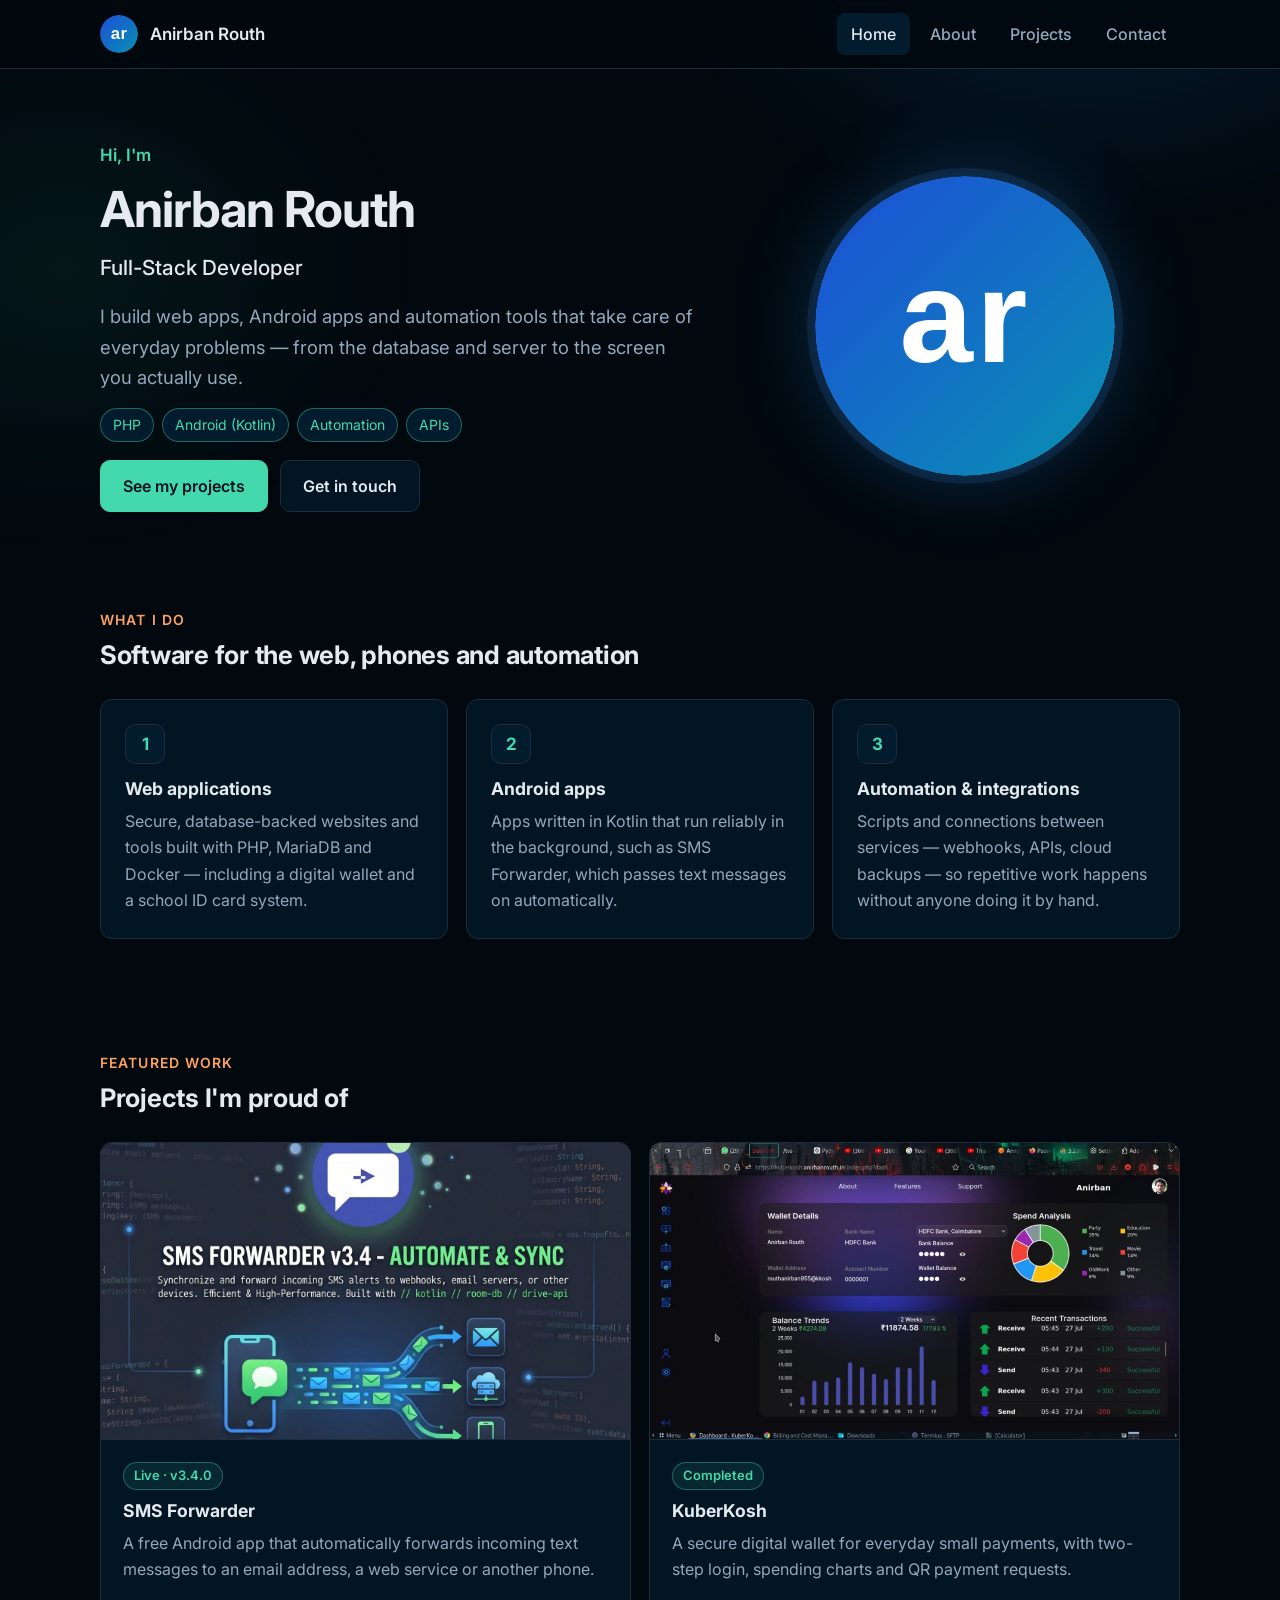
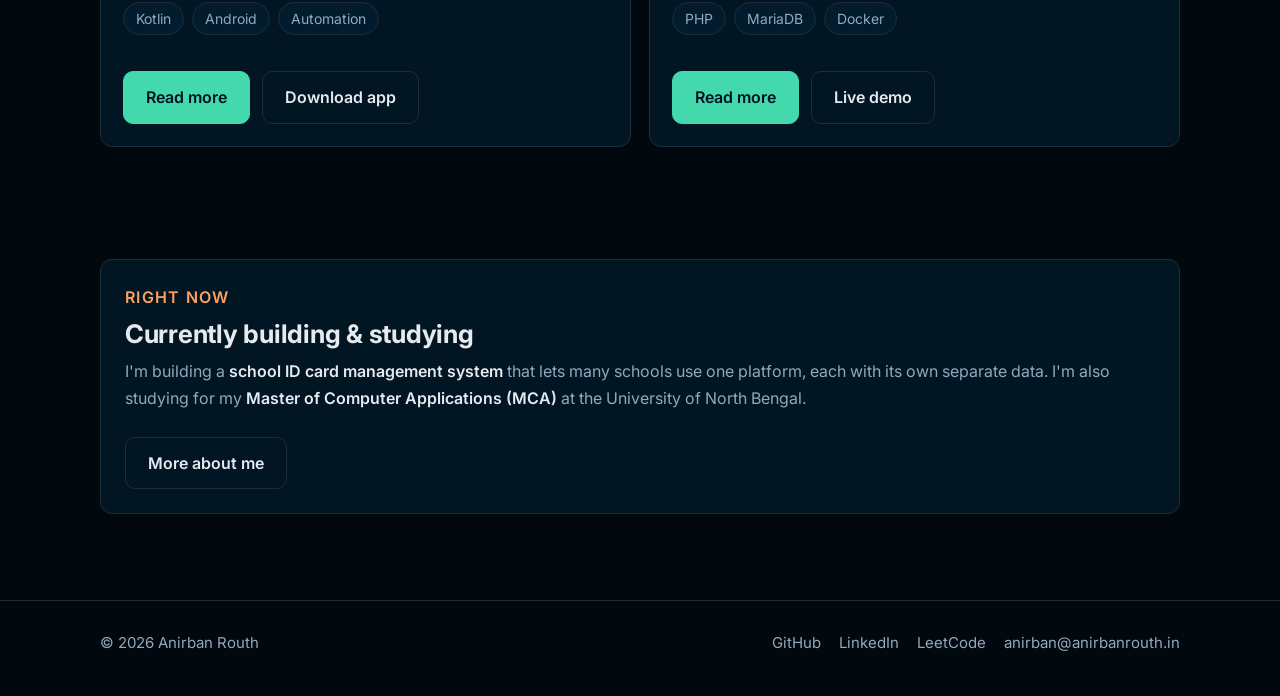
<file: index.html>
<!DOCTYPE html>
<html lang="en">
<head>
<meta charset="UTF-8">
<meta name="viewport" content="width=device-width, initial-scale=1">
<title>Anirban Routh — Full-Stack Developer</title>
<meta name="description" content="Anirban Routh is a full-stack developer from West Bengal, India, building web apps, Android apps and automation tools with PHP, Kotlin and Python.">
<meta name="author" content="Anirban Routh">
<meta name="theme-color" content="#01080e">
<link rel="canonical" href="https://anirbanrouth.in/">
<link rel="icon" type="image/svg+xml" href="./images/profile.svg">
<meta property="og:type" content="website">
<meta property="og:site_name" content="Anirban Routh">
<meta property="og:title" content="Anirban Routh — Full-Stack Developer">
<meta property="og:description" content="Anirban Routh is a full-stack developer from West Bengal, India, building web apps, Android apps and automation tools with PHP, Kotlin and Python.">
<meta property="og:url" content="https://anirbanrouth.in/">
<meta property="og:image" content="https://anirbanrouth.in/images/og-card.png">
<meta name="twitter:card" content="summary_large_image">
<link rel="preconnect" href="https://fonts.googleapis.com">
<link rel="preconnect" href="https://fonts.gstatic.com" crossorigin>
<link href="https://fonts.googleapis.com/css2?family=Fira+Code:wght@400;500&family=Inter:wght@400;500;600;700&display=swap" rel="stylesheet">
<link rel="stylesheet" href="./assets/css/style.css">
<script type="application/ld+json">{"@context": "https://schema.org", "@type": "Person", "name": "Anirban Routh", "url": "https://anirbanrouth.in", "image": "https://anirbanrouth.in/images/profile.png", "jobTitle": "Full-Stack Developer", "email": "anirban@anirbanrouth.in", "address": {"@type": "PostalAddress", "addressLocality": "Maynaguri", "addressRegion": "West Bengal", "addressCountry": "IN"}, "sameAs": ["https://github.com/anirban1011", "https://linkedin.com/in/anirbanrouth", "https://leetcode.com/anirban1011"], "knowsAbout": ["PHP", "Web development", "Android development", "Kotlin", "Python", "REST APIs", "Automation"]}</script>
<script type="application/ld+json">{"@context": "https://schema.org", "@type": "WebSite", "name": "Anirban Routh", "url": "https://anirbanrouth.in"}</script>
</head>
<body>
<a class="skip" href="#main">Skip to main content</a>
<header class="site-header">
  <div class="wrap nav">
    <a class="brand" href="./index.html" aria-label="Anirban Routh — home"><img src="./images/profile.svg" alt="" width="38" height="38"><span>Anirban Routh</span></a>
    <button class="menu-btn" id="menuBtn" aria-expanded="false" aria-controls="navList">Menu</button>
    <nav aria-label="Main"><ul id="navList"><li><a href="./index.html" aria-current="page">Home</a></li><li><a href="./about.html">About</a></li><li><a href="./projects.html">Projects</a></li><li><a href="./contact.html">Contact</a></li></ul></nav>
  </div>
</header>
<main id="main">

<section class="hero">
  <div class="wrap hero-grid">
    <div>
      <p class="hello">Hi, I'm</p>
      <h1>Anirban Routh</h1>
      <p class="role">Full-Stack Developer</p>
      <p class="lead">I build web apps, Android apps and automation tools that take care of everyday problems — from the database and server to the screen you actually use.</p>
      <ul class="chips" aria-label="Main technologies">
        <li class="chip accent">PHP</li><li class="chip accent">Android (Kotlin)</li><li class="chip accent">Automation</li><li class="chip accent">APIs</li>
      </ul>
      <div class="btn-row">
        <a class="btn primary" href="./projects.html">See my projects</a>
        <a class="btn" href="./contact.html">Get in touch</a>
      </div>
    </div>
    <div class="hero-avatar"><img src="./images/profile.svg" alt="Anirban Routh, initials AR" width="300" height="300"></div>
  </div>
</section>

<section>
  <div class="wrap">
    <div class="section-head"><p class="eyebrow">What I do</p><h2>Software for the web, phones and automation</h2></div>
    <div class="grid g3">
      <div class="card"><div class="icon-dot">1</div><h3>Web applications</h3><p>Secure, database-backed websites and tools built with PHP, MariaDB and Docker — including a digital wallet and a school ID card system.</p></div>
      <div class="card"><div class="icon-dot">2</div><h3>Android apps</h3><p>Apps written in Kotlin that run reliably in the background, such as SMS Forwarder, which passes text messages on automatically.</p></div>
      <div class="card"><div class="icon-dot">3</div><h3>Automation &amp; integrations</h3><p>Scripts and connections between services — webhooks, APIs, cloud backups — so repetitive work happens without anyone doing it by hand.</p></div>
    </div>
  </div>
</section>

<section>
  <div class="wrap">
    <div class="section-head"><p class="eyebrow">Featured work</p><h2>Projects I'm proud of</h2></div>
    <div class="grid g2">
      <article class="card project">
        <img src="./images/sms_forwarder.jpg" alt="SMS Forwarder app screenshot" loading="lazy" width="1400" height="1004">
        <div class="body">
          <span class="status">Live · v3.4.0</span>
          <h3>SMS Forwarder</h3>
          <p>A free Android app that automatically forwards incoming text messages to an email address, a web service or another phone.</p>
          <ul class="chips"><li class="chip">Kotlin</li><li class="chip">Android</li><li class="chip">Automation</li></ul>
          <div class="btn-row"><a class="btn primary" href="./sms-forwarder.html">Read more</a><a class="btn" href="https://github.com/anirban1011/SMS_Forwarder/releases/download/3.4.0/SMS_Forwarder_v3.4.0.apk">Download app</a></div>
        </div>
      </article>
      <article class="card project">
        <img src="./images/kuberkosh_dashboard.jpg" alt="KuberKosh wallet dashboard" loading="lazy" width="1024" height="575">
        <div class="body">
          <span class="status">Completed</span>
          <h3>KuberKosh</h3>
          <p>A secure digital wallet for everyday small payments, with two-step login, spending charts and QR payment requests.</p>
          <ul class="chips"><li class="chip">PHP</li><li class="chip">MariaDB</li><li class="chip">Docker</li></ul>
          <div class="btn-row"><a class="btn primary" href="./kuberkosh.html">Read more</a><a class="btn" href="https://kuberkosh.anirbanrouth.in" rel="noopener">Live demo</a></div>
        </div>
      </article>
    </div>
  </div>
</section>

<section>
  <div class="wrap">
    <div class="card">
      <p class="eyebrow">Right now</p>
      <h2>Currently building &amp; studying</h2>
      <p>I'm building a <strong>school ID card management system</strong> that lets many schools use one platform, each with its own separate data. I'm also studying for my <strong>Master of Computer Applications (MCA)</strong> at the University of North Bengal.</p>
      <div class="btn-row"><a class="btn" href="./about.html">More about me</a></div>
    </div>
  </div>
</section>

</main>
<footer class="site-footer">
  <div class="wrap foot">
    <span>© 2026 Anirban Routh</span>
    <ul>
      <li><a href="https://github.com/anirban1011" rel="noopener">GitHub</a></li>
      <li><a href="https://linkedin.com/in/anirbanrouth" rel="noopener">LinkedIn</a></li>
      <li><a href="https://leetcode.com/anirban1011" rel="noopener">LeetCode</a></li>
      <li><a href="mailto:anirban@anirbanrouth.in">anirban@anirbanrouth.in</a></li>
    </ul>
  </div>
</footer>
<script src="./assets/js/site.js"></script>
</body>
</html>
</file>
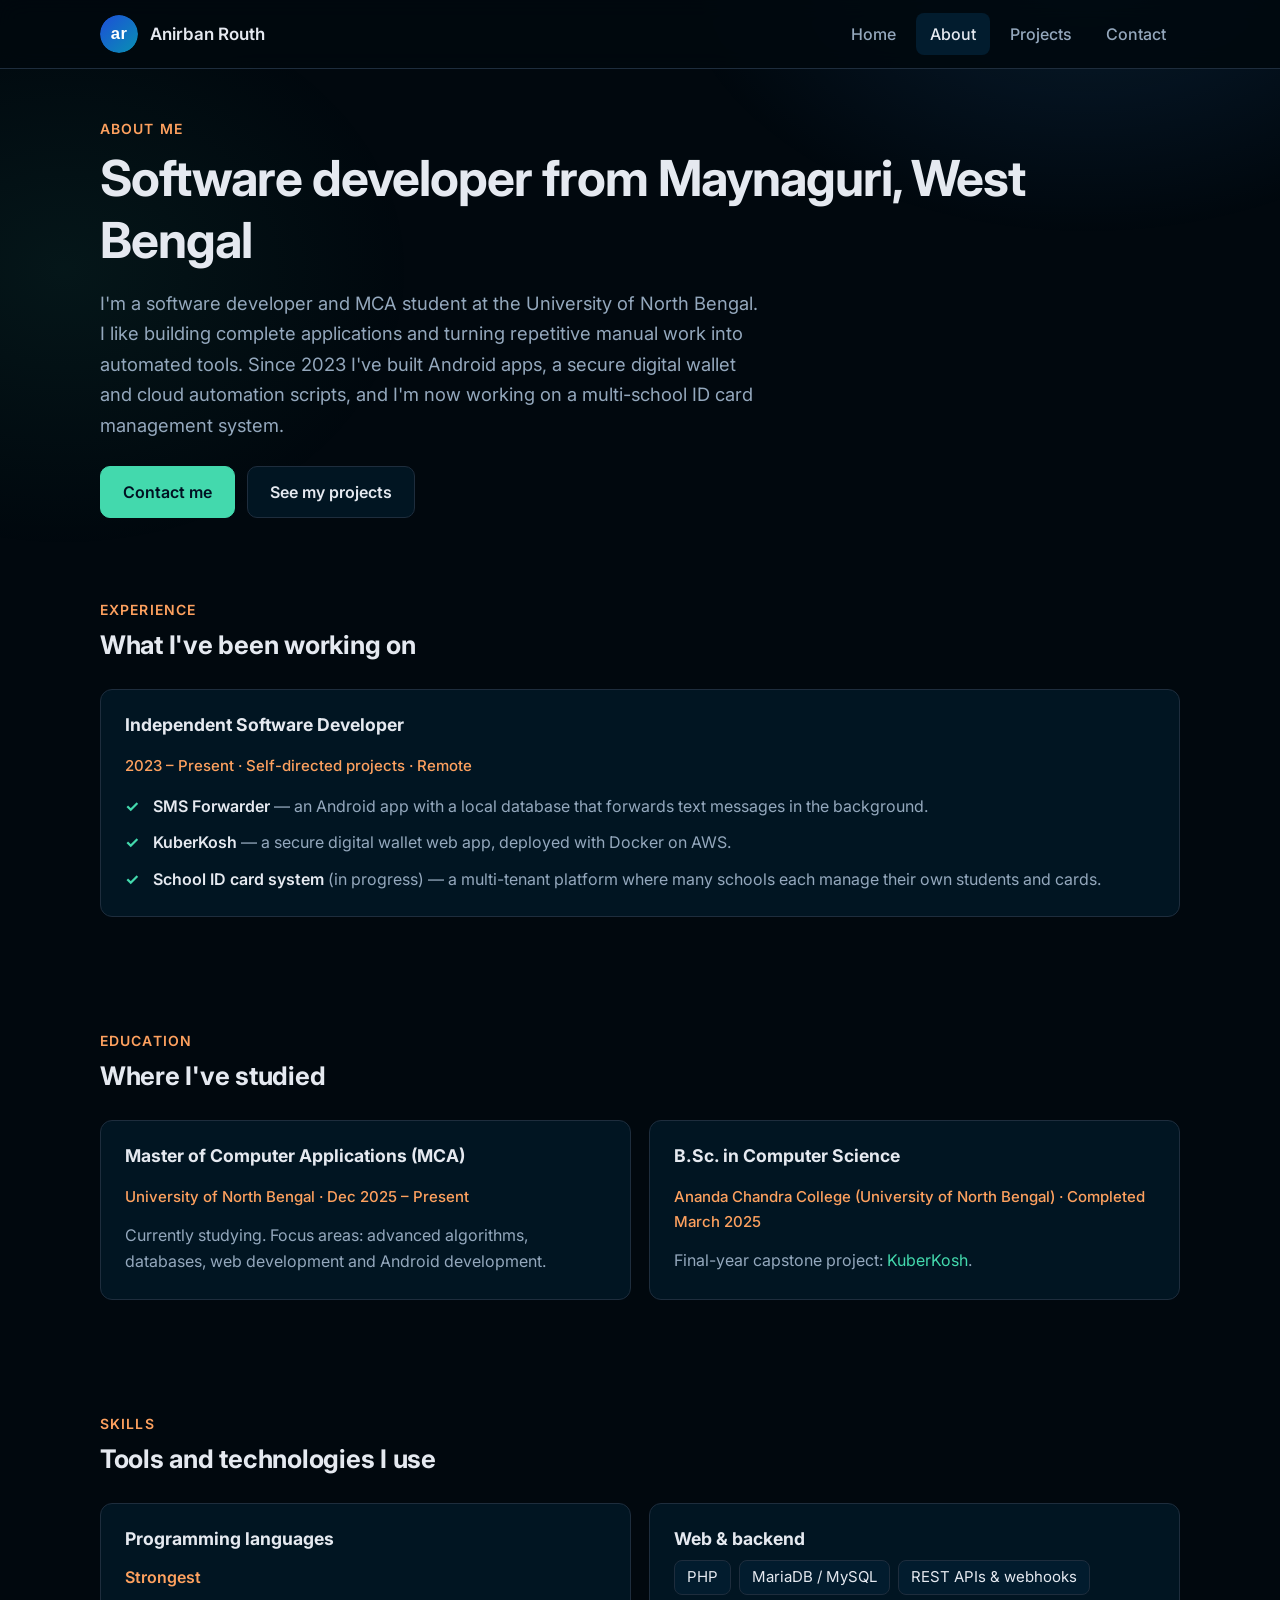
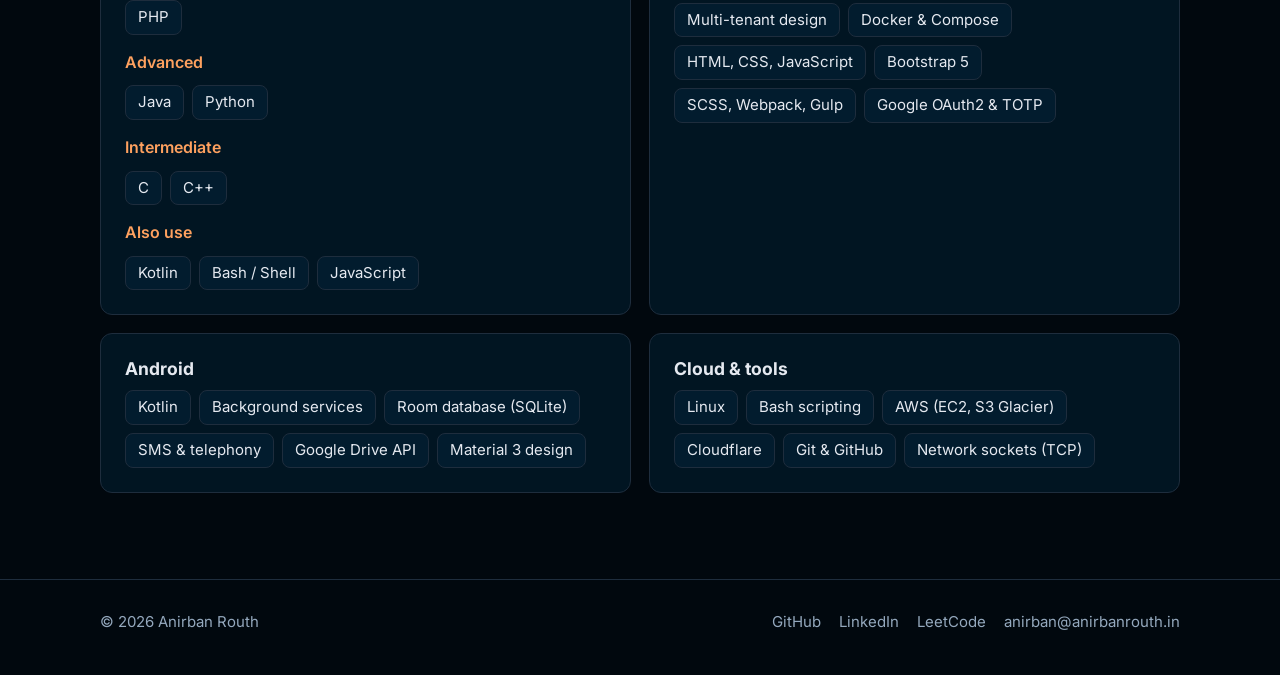
<file: about.html>
<!DOCTYPE html>
<html lang="en">
<head>
<meta charset="UTF-8">
<meta name="viewport" content="width=device-width, initial-scale=1">
<title>About Anirban Routh — Full-Stack Developer</title>
<meta name="description" content="About Anirban Routh: MCA student and software developer in West Bengal building PHP web apps, Kotlin Android apps and automation tools. Education, experience and skills.">
<meta name="author" content="Anirban Routh">
<meta name="theme-color" content="#01080e">
<link rel="canonical" href="https://anirbanrouth.in/about.html">
<link rel="icon" type="image/svg+xml" href="./images/profile.svg">
<meta property="og:type" content="profile">
<meta property="og:site_name" content="Anirban Routh">
<meta property="og:title" content="About Anirban Routh — Full-Stack Developer">
<meta property="og:description" content="About Anirban Routh: MCA student and software developer in West Bengal building PHP web apps, Kotlin Android apps and automation tools. Education, experience and skills.">
<meta property="og:url" content="https://anirbanrouth.in/about.html">
<meta property="og:image" content="https://anirbanrouth.in/images/og-card.png">
<meta name="twitter:card" content="summary_large_image">
<link rel="preconnect" href="https://fonts.googleapis.com">
<link rel="preconnect" href="https://fonts.gstatic.com" crossorigin>
<link href="https://fonts.googleapis.com/css2?family=Fira+Code:wght@400;500&family=Inter:wght@400;500;600;700&display=swap" rel="stylesheet">
<link rel="stylesheet" href="./assets/css/style.css">
<script type="application/ld+json">{"@context": "https://schema.org", "@type": "Person", "name": "Anirban Routh", "url": "https://anirbanrouth.in", "image": "https://anirbanrouth.in/images/profile.png", "jobTitle": "Full-Stack Developer", "email": "anirban@anirbanrouth.in", "address": {"@type": "PostalAddress", "addressLocality": "Maynaguri", "addressRegion": "West Bengal", "addressCountry": "IN"}, "sameAs": ["https://github.com/anirban1011", "https://linkedin.com/in/anirbanrouth", "https://leetcode.com/anirban1011"], "knowsAbout": ["PHP", "Web development", "Android development", "Kotlin", "Python", "REST APIs", "Automation"]}</script>
</head>
<body>
<a class="skip" href="#main">Skip to main content</a>
<header class="site-header">
  <div class="wrap nav">
    <a class="brand" href="./index.html" aria-label="Anirban Routh — home"><img src="./images/profile.svg" alt="" width="38" height="38"><span>Anirban Routh</span></a>
    <button class="menu-btn" id="menuBtn" aria-expanded="false" aria-controls="navList">Menu</button>
    <nav aria-label="Main"><ul id="navList"><li><a href="./index.html">Home</a></li><li><a href="./about.html" aria-current="page">About</a></li><li><a href="./projects.html">Projects</a></li><li><a href="./contact.html">Contact</a></li></ul></nav>
  </div>
</header>
<main id="main">

<section class="page-hero">
  <div class="wrap">
    <p class="eyebrow">About me</p>
    <h1>Software developer from Maynaguri, West Bengal</h1>
    <p class="lead">I'm a software developer and MCA student at the University of North Bengal. I like building complete applications and turning repetitive manual work into automated tools. Since 2023 I've built Android apps, a secure digital wallet and cloud automation scripts, and I'm now working on a multi-school ID card management system.</p>
    <div class="btn-row"><a class="btn primary" href="./contact.html">Contact me</a><a class="btn" href="./projects.html">See my projects</a></div>
  </div>
</section>

<section>
  <div class="wrap">
    <div class="section-head"><p class="eyebrow">Experience</p><h2>What I've been working on</h2></div>
    <div class="card item">
      <h3>Independent Software Developer</h3>
      <p class="meta">2023 – Present · Self-directed projects · Remote</p>
      <ul class="ticks" style="margin-top:14px">
        <li><strong>SMS Forwarder</strong> — an Android app with a local database that forwards text messages in the background.</li>
        <li><strong>KuberKosh</strong> — a secure digital wallet web app, deployed with Docker on AWS.</li>
        <li><strong>School ID card system</strong> (in progress) — a multi-tenant platform where many schools each manage their own students and cards.</li>
      </ul>
    </div>
  </div>
</section>

<section>
  <div class="wrap">
    <div class="section-head"><p class="eyebrow">Education</p><h2>Where I've studied</h2></div>
    <div class="grid g2">
      <div class="card item"><h3>Master of Computer Applications (MCA)</h3><p class="meta">University of North Bengal · Dec 2025 – Present</p>
        <p>Currently studying. Focus areas: advanced algorithms, databases, web development and Android development.</p></div>
      <div class="card item"><h3>B.Sc. in Computer Science</h3><p class="meta">Ananda Chandra College (University of North Bengal) · Completed March 2025</p>
        <p>Final-year capstone project: <a href="./kuberkosh.html">KuberKosh</a>.</p></div>
    </div>
  </div>
</section>

<section>
  <div class="wrap">
    <div class="section-head"><p class="eyebrow">Skills</p><h2>Tools and technologies I use</h2></div>
    <div class="grid g2">
      <div class="card"><h3>Programming languages</h3>
        <p class="skill-level">Strongest</p><ul class="skills-list"><li>PHP</li></ul>
        <p class="skill-level">Advanced</p><ul class="skills-list"><li>Java</li><li>Python</li></ul>
        <p class="skill-level">Intermediate</p><ul class="skills-list"><li>C</li><li>C++</li></ul>
        <p class="skill-level">Also use</p><ul class="skills-list"><li>Kotlin</li><li>Bash / Shell</li><li>JavaScript</li></ul></div>
      <div class="card"><h3>Web &amp; backend</h3>
        <ul class="skills-list"><li>PHP</li><li>MariaDB / MySQL</li><li>REST APIs &amp; webhooks</li><li>Multi-tenant design</li><li>Docker &amp; Compose</li><li>HTML, CSS, JavaScript</li><li>Bootstrap 5</li><li>SCSS, Webpack, Gulp</li><li>Google OAuth2 &amp; TOTP</li></ul></div>
      <div class="card"><h3>Android</h3>
        <ul class="skills-list"><li>Kotlin</li><li>Background services</li><li>Room database (SQLite)</li><li>SMS &amp; telephony</li><li>Google Drive API</li><li>Material 3 design</li></ul></div>
      <div class="card"><h3>Cloud &amp; tools</h3>
        <ul class="skills-list"><li>Linux</li><li>Bash scripting</li><li>AWS (EC2, S3 Glacier)</li><li>Cloudflare</li><li>Git &amp; GitHub</li><li>Network sockets (TCP)</li></ul></div>
    </div>
  </div>
</section>

</main>
<footer class="site-footer">
  <div class="wrap foot">
    <span>© 2026 Anirban Routh</span>
    <ul>
      <li><a href="https://github.com/anirban1011" rel="noopener">GitHub</a></li>
      <li><a href="https://linkedin.com/in/anirbanrouth" rel="noopener">LinkedIn</a></li>
      <li><a href="https://leetcode.com/anirban1011" rel="noopener">LeetCode</a></li>
      <li><a href="mailto:anirban@anirbanrouth.in">anirban@anirbanrouth.in</a></li>
    </ul>
  </div>
</footer>
<script src="./assets/js/site.js"></script>
</body>
</html>
</file>
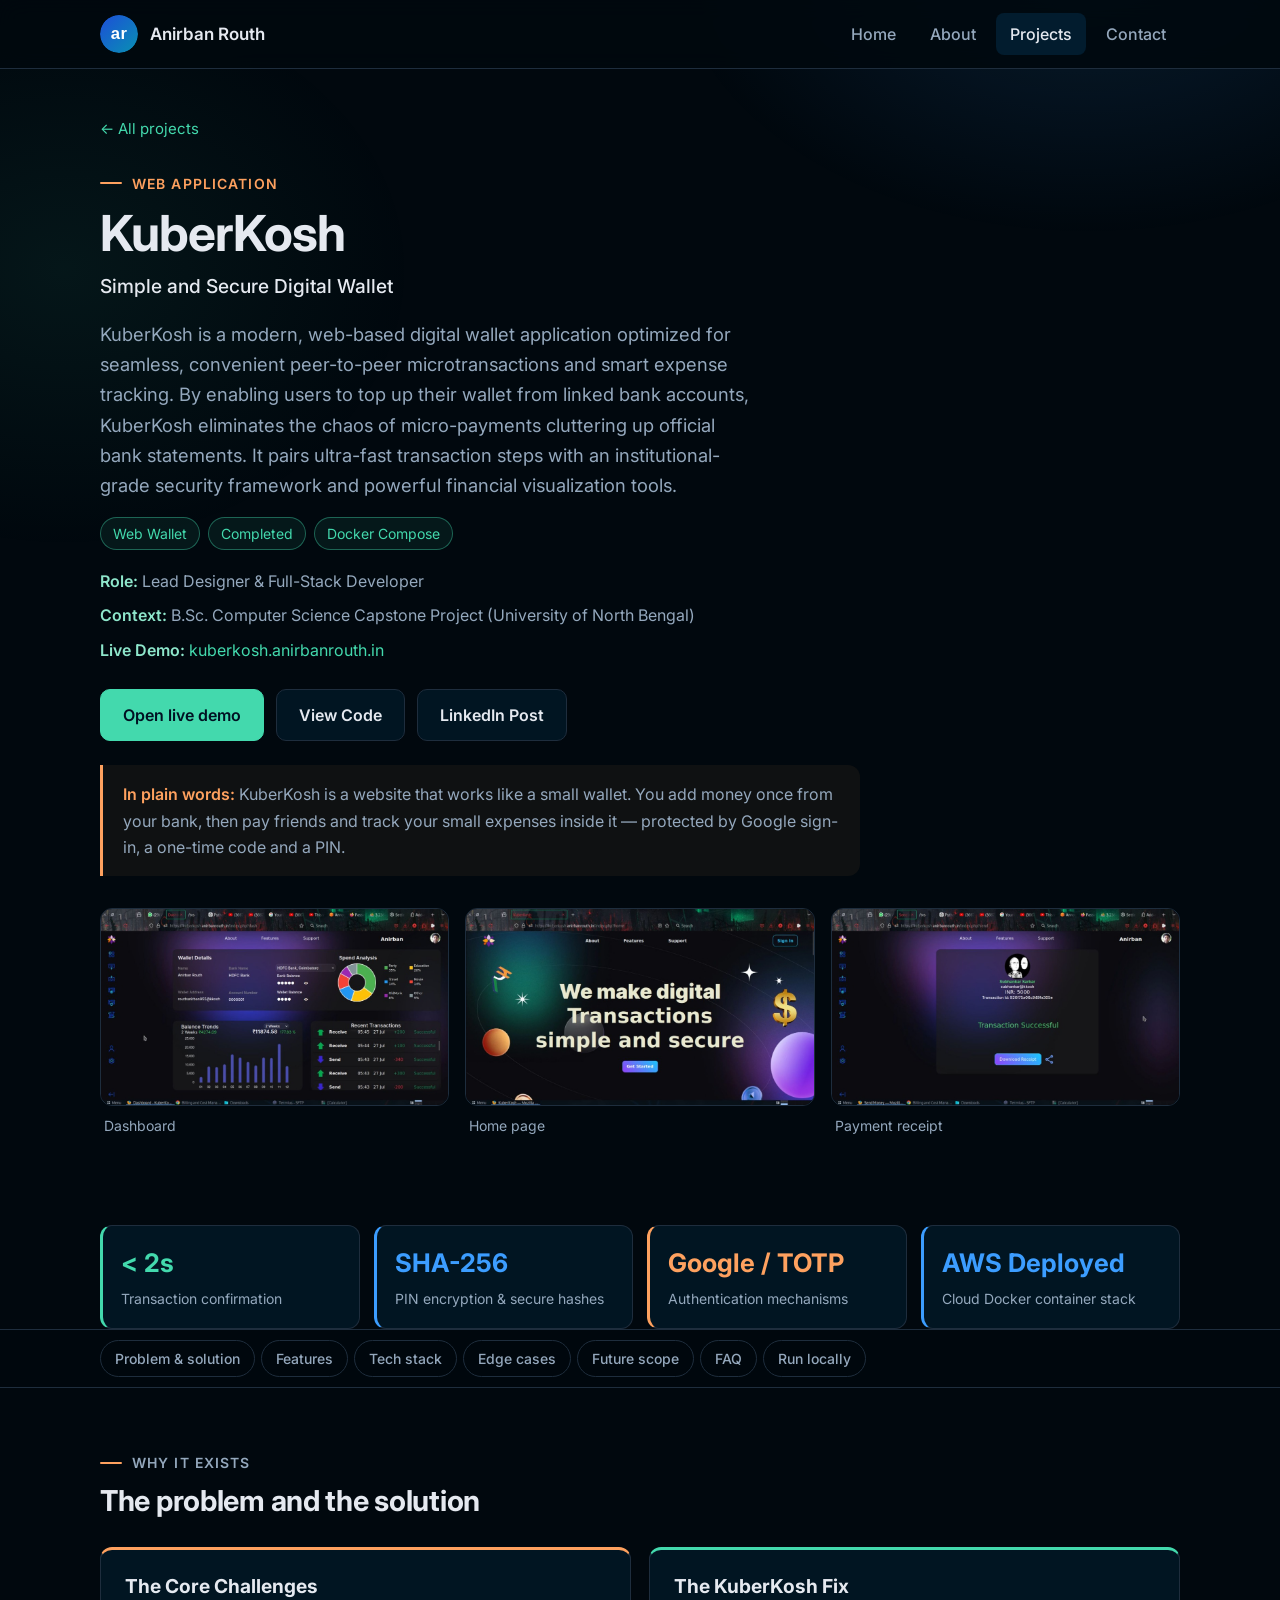
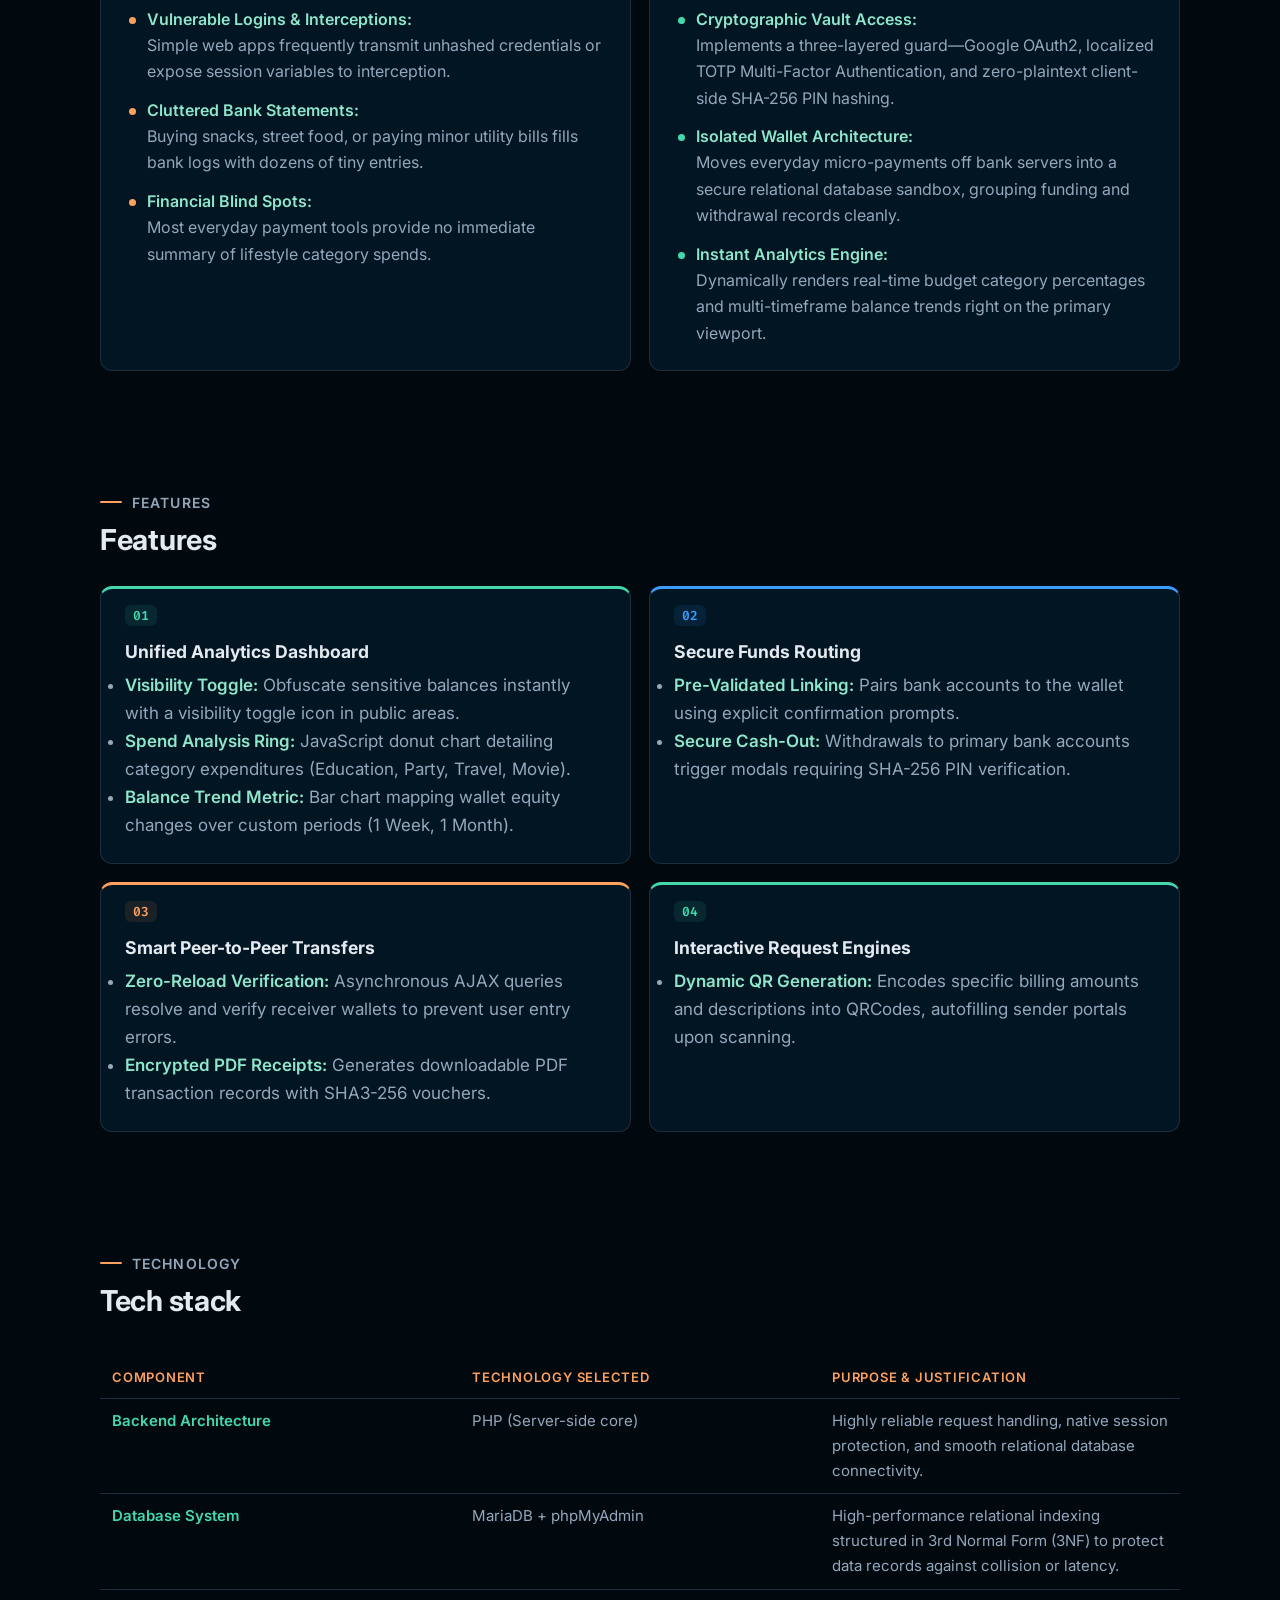
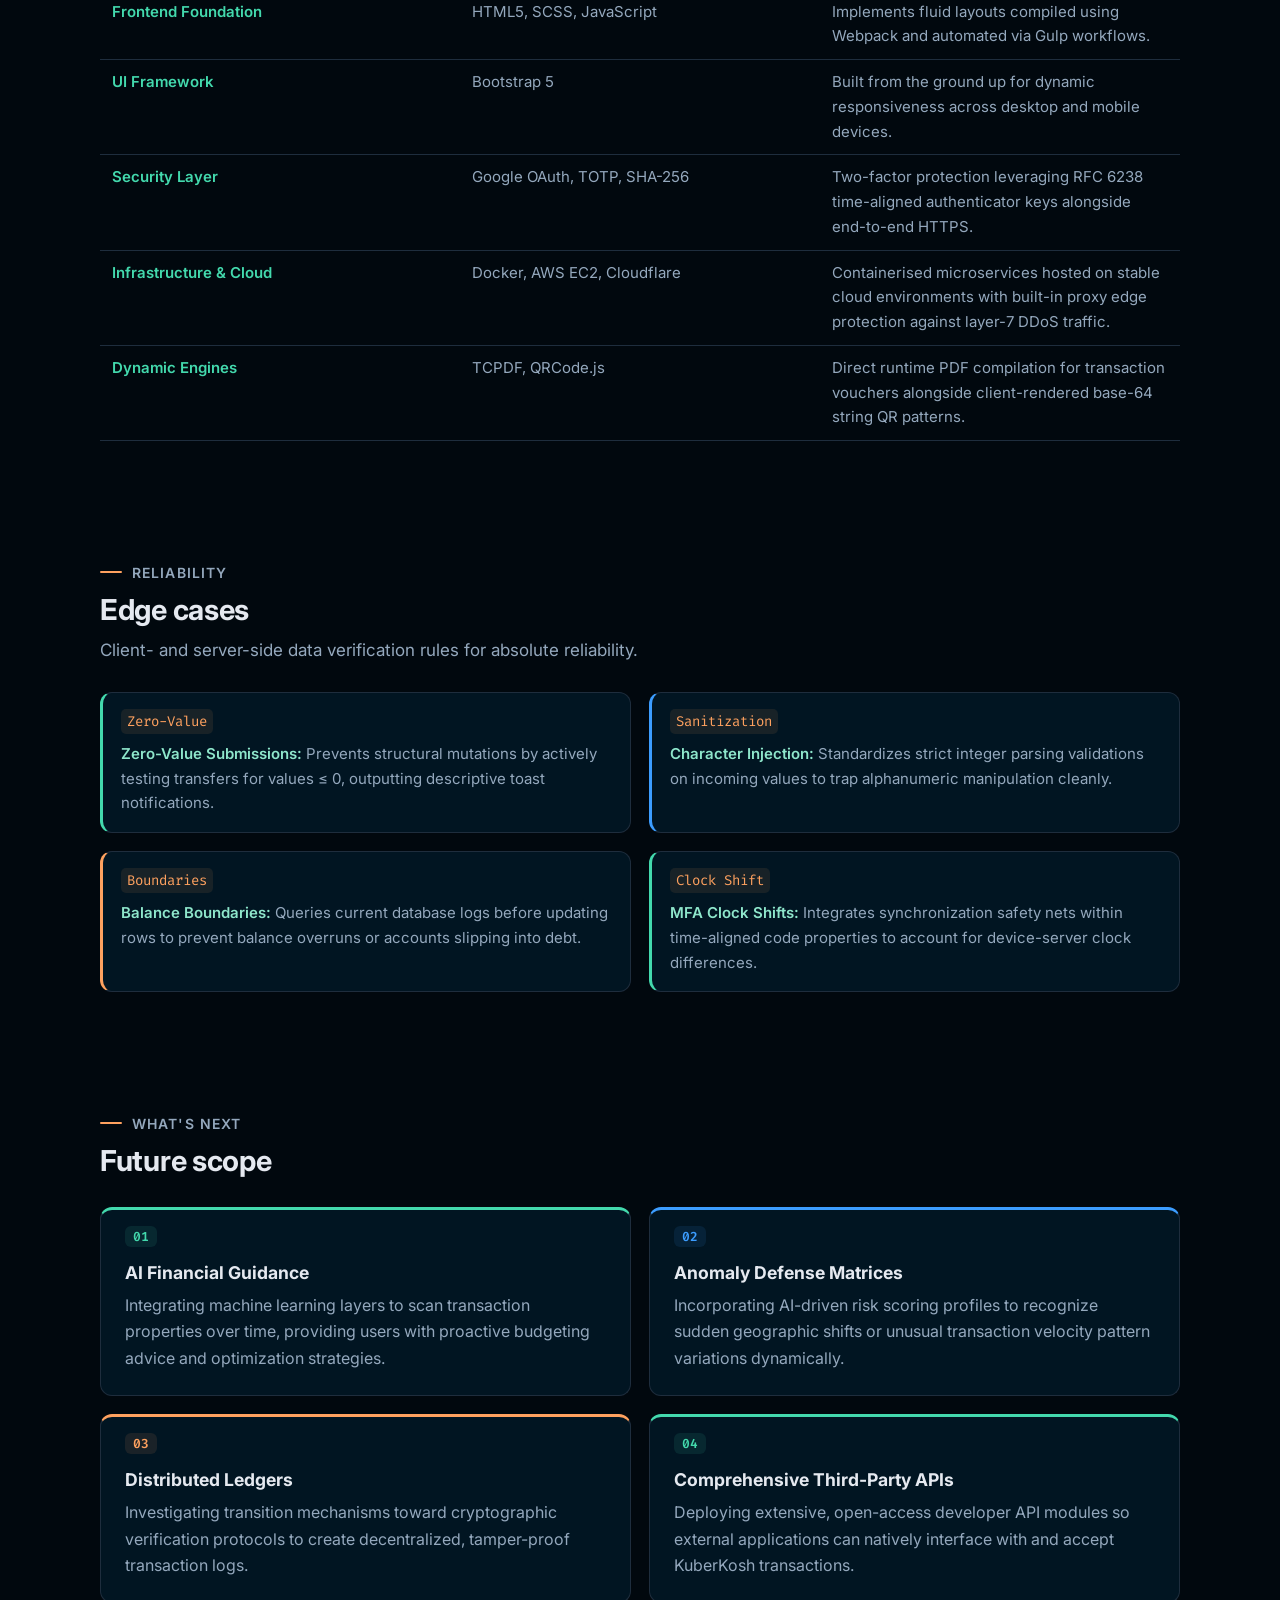
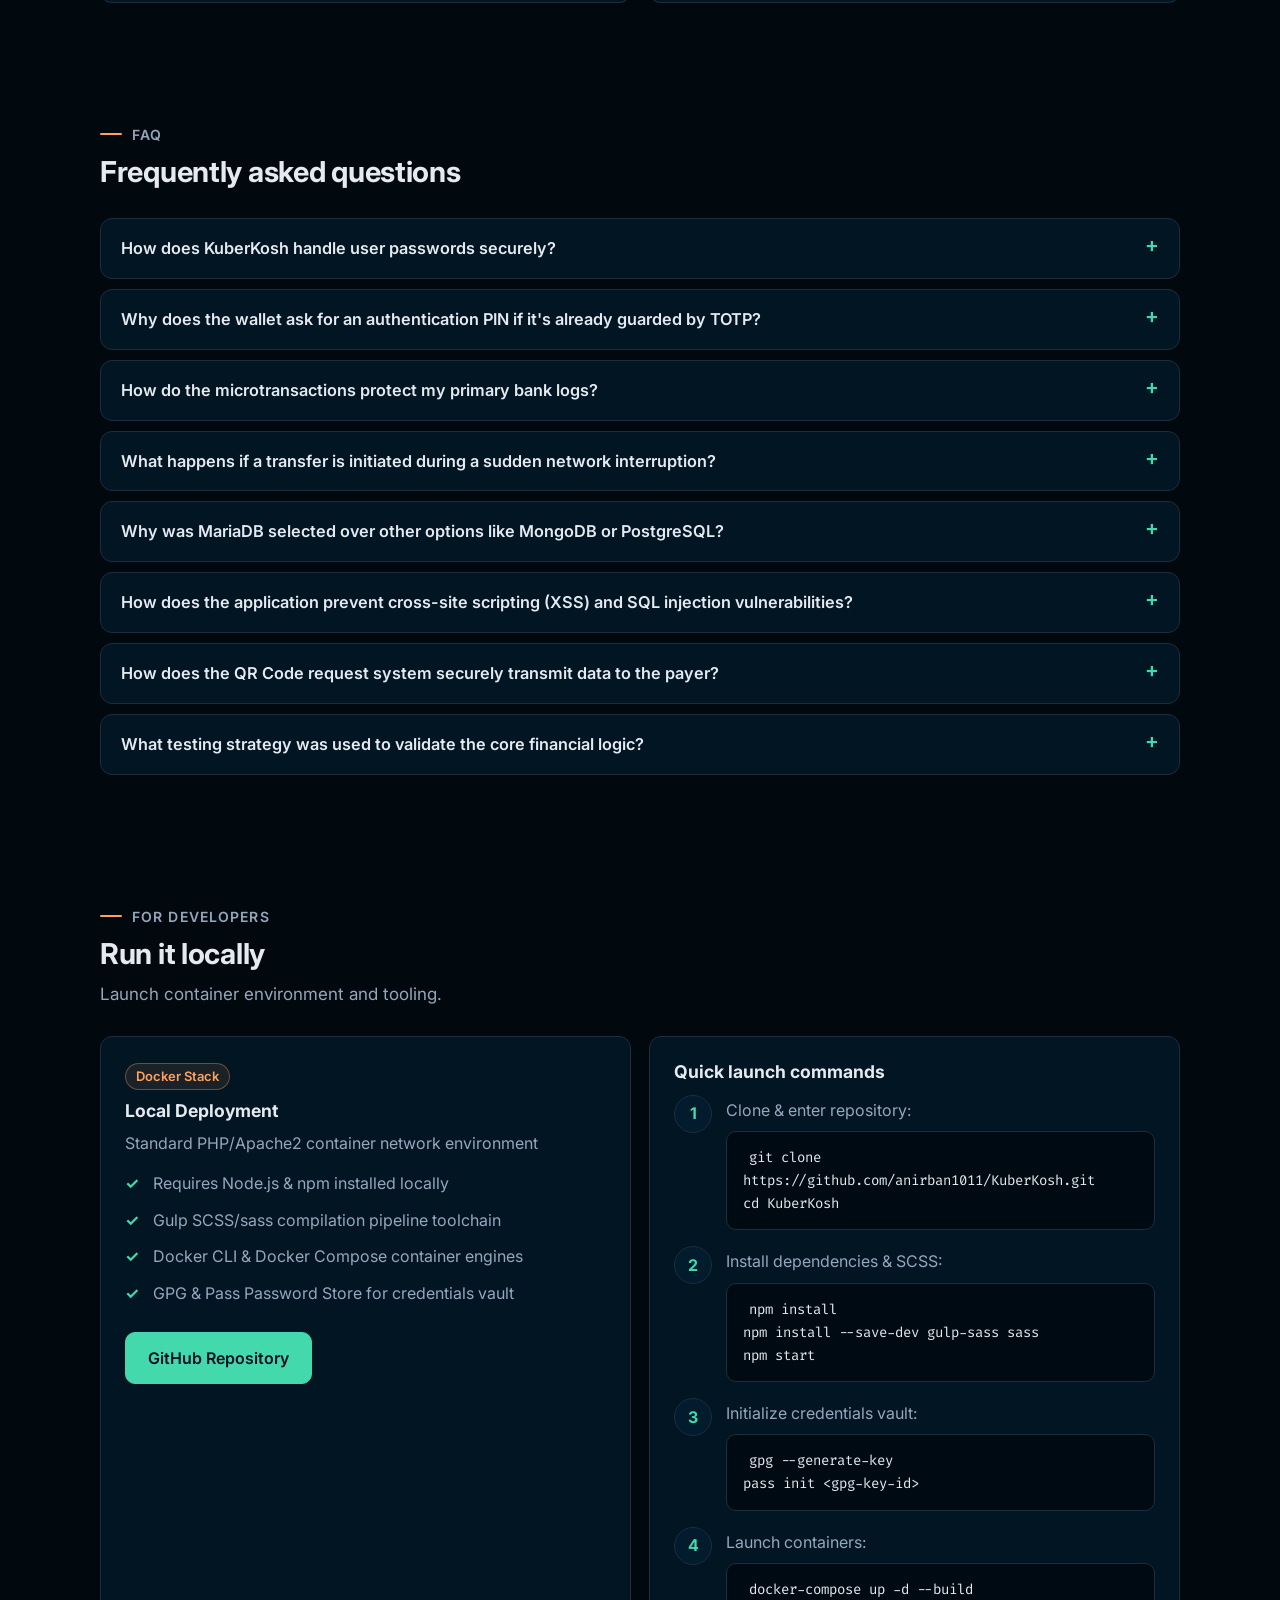
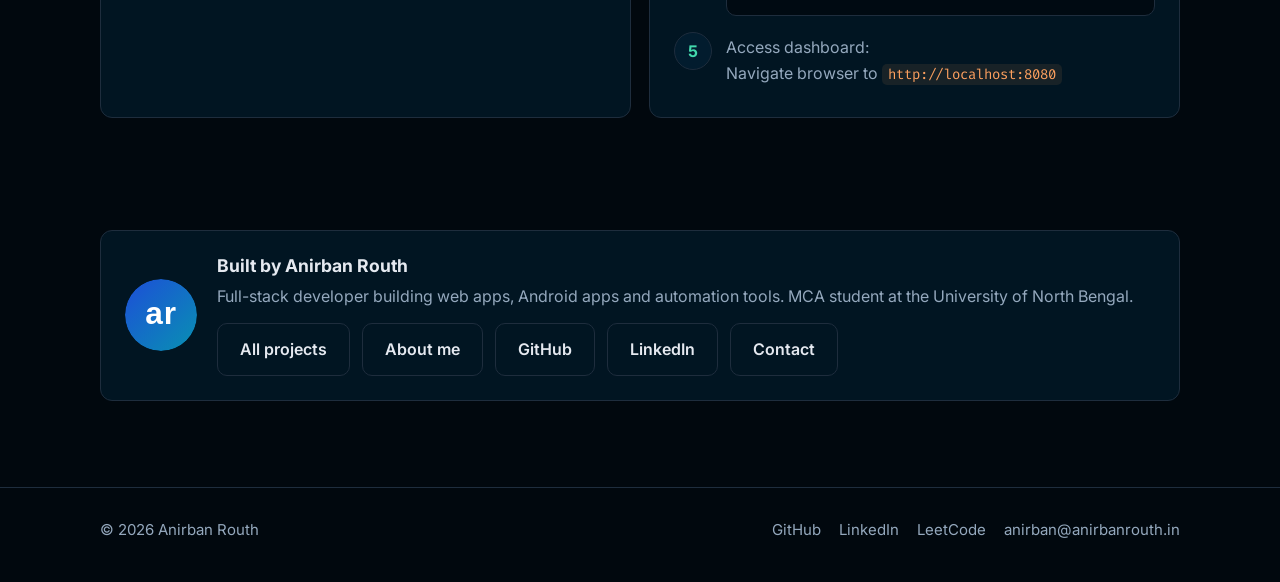
<file: kuberkosh.html>
<!DOCTYPE html>
<html lang="en">
<head>
<meta charset="UTF-8">
<meta name="viewport" content="width=device-width, initial-scale=1">
<title>KuberKosh — Secure Web Digital Wallet (PHP, MariaDB, Docker)</title>
<meta name="description" content="KuberKosh is a secure web-based digital wallet by Anirban Routh with Google login, two-step verification, QR payment requests and spending charts. Built with PHP, MariaDB and Docker.">
<meta name="author" content="Anirban Routh">
<meta name="theme-color" content="#01080e">
<link rel="canonical" href="https://anirbanrouth.in/kuberkosh.html">
<link rel="icon" type="image/svg+xml" href="./images/profile.svg">
<meta property="og:type" content="website">
<meta property="og:site_name" content="Anirban Routh">
<meta property="og:title" content="KuberKosh — Secure Web Digital Wallet (PHP, MariaDB, Docker)">
<meta property="og:description" content="KuberKosh is a secure web-based digital wallet by Anirban Routh with Google login, two-step verification, QR payment requests and spending charts. Built with PHP, MariaDB and Docker.">
<meta property="og:url" content="https://anirbanrouth.in/kuberkosh.html">
<meta property="og:image" content="https://anirbanrouth.in/images/kuberkosh_dashboard.jpg">
<meta name="twitter:card" content="summary_large_image">
<link rel="preconnect" href="https://fonts.googleapis.com">
<link rel="preconnect" href="https://fonts.gstatic.com" crossorigin>
<link href="https://fonts.googleapis.com/css2?family=Fira+Code:wght@400;500&family=Inter:wght@400;500;600;700&display=swap" rel="stylesheet">
<link rel="stylesheet" href="./assets/css/style.css">
<script type="application/ld+json">{"@context": "https://schema.org", "@type": "SoftwareApplication", "name": "KuberKosh", "operatingSystem": "Web", "applicationCategory": "FinanceApplication", "url": "https://anirbanrouth.in/kuberkosh.html", "sameAs": "https://github.com/anirban1011/KuberKosh", "screenshot": "https://anirbanrouth.in/images/kuberkosh_dashboard.jpg", "programmingLanguage": "PHP", "description": "A secure web-based digital wallet for micro-payments with Google OAuth, TOTP two-step login, PIN-approved transactions and spending analytics.", "author": {"@type": "Person", "name": "Anirban Routh", "url": "https://anirbanrouth.in"}}</script>
<script type="application/ld+json">{"@context": "https://schema.org", "@type": "FAQPage", "mainEntity": [{"@type": "Question", "name": "How does KuberKosh handle user passwords securely?", "acceptedAnswer": {"@type": "Answer", "text": "Because user authentication passes securely through official Google OAuth2 validation layers, KuberKosh never reads, parses, or tracks password credentials locally on its application instances."}}, {"@type": "Question", "name": "Why does the wallet ask for an authentication PIN if it's already guarded by TOTP?", "acceptedAnswer": {"@type": "Answer", "text": "TOTP forms a barrier during standard session validation phases to prevent account takeovers. The six-digit wallet PIN exists as an independent authorization step designed explicitly to sign actual transaction properties."}}, {"@type": "Question", "name": "How do the microtransactions protect my primary bank logs?", "acceptedAnswer": {"@type": "Answer", "text": "When loading cash into KuberKosh, your banking ledger registers only a single bulk record. All subsequent small transactions occur cleanly inside the separate wallet environment, preventing statement clutter."}}, {"@type": "Question", "name": "What happens if a transfer is initiated during a sudden network interruption?", "acceptedAnswer": {"@type": "Answer", "text": "The system handles transaction logs systematically. Before any balance is modified, a unique, deterministic transaction ID is generated via a SHA3-256 hash using the sender, receiver, amount, and timestamp metrics. If a system failure or network dropout occurs mid-execution, the database engine rolls back the operations, and the transaction is logged in the transaction_logs table with a status of \"Failed\" and the corresponding error details for auditing."}}, {"@type": "Question", "name": "Why was MariaDB selected over other options like MongoDB or PostgreSQL?", "acceptedAnswer": {"@type": "Answer", "text": "Relational integrity and financial accounting precision require absolute ACID compliance. MariaDB provides a robust, high-performance relational database management system structured in a 3rd Normal Form (3NF) normalized database schema. This architecture ensures complete data integrity, prevents duplicate transaction redundancy, and handles standard sub-queries and table joins far more efficiently than NoSQL alternatives."}}, {"@type": "Question", "name": "How does the application prevent cross-site scripting (XSS) and SQL injection vulnerabilities?", "acceptedAnswer": {"@type": "Answer", "text": "KuberKosh follows OWASP core security guidelines to safeguard the data pipeline. For database communication, the backend relies completely on prepared statements via mysqli ( $stmt->prepare ) and parameterized data binding ( $stmt->bind_param ), rendering SQL injection vectors impossible. Furthermore, strict server-side and client-side parameter sanitization filters are implemented to clean incoming integer inputs and block potential payload insertions."}}, {"@type": "Question", "name": "How does the QR Code request system securely transmit data to the payer?", "acceptedAnswer": {"@type": "Answer", "text": "The application does not store temporary request sessions on the server for standard request links. Instead, when a user creates a payment request, all query parameters—including the target wallet address, amount, purpose, and remarks—are natively encoded directly into URL parameters processed via QRCode.js on the client side. When scanned by the payer, the system decodes the string and dynamically pre-fills the standard \"Send Money\" form securely, keeping the handshake lightweight and fast."}}, {"@type": "Question", "name": "What testing strategy was used to validate the core financial logic?", "acceptedAnswer": {"@type": "Answer", "text": "The testing phase utilized a multi-tier framework consisting of unit testing, integration testing, and automated vulnerability scanning. Individual functional components were validated via unit tests, while systemic module handshakes were targeted via integration tests. To guarantee security testing across raw HTTP data boundaries, BurpSuite was deployed as an intercepting proxy to capture, parse, and analyze traffic requests between the browser viewport and server endpoints—allowing the verification of edge cases like character-injected transaction values and negative amount limits."}}]}</script>
</head>
<body>
<a class="skip" href="#main">Skip to main content</a>
<header class="site-header">
  <div class="wrap nav">
    <a class="brand" href="./index.html" aria-label="Anirban Routh — home"><img src="./images/profile.svg" alt="" width="38" height="38"><span>Anirban Routh</span></a>
    <button class="menu-btn" id="menuBtn" aria-expanded="false" aria-controls="navList">Menu</button>
    <nav aria-label="Main"><ul id="navList"><li><a href="./index.html">Home</a></li><li><a href="./about.html">About</a></li><li><a href="./projects.html" aria-current="page">Projects</a></li><li><a href="./contact.html">Contact</a></li></ul></nav>
  </div>
</header>
<main id="main" class="detail">

<section class="page-hero">
  <div class="wrap">
    <p class="crumbs"><a href="./projects.html">← All projects</a></p>
    <p class="eyebrow">Web application</p>
    <h1>KuberKosh</h1>
    <p class="role">Simple and Secure Digital Wallet</p>
    <p class="lead">
                                KuberKosh is a modern, web-based digital wallet application optimized for seamless, convenient peer-to-peer microtransactions and smart expense tracking. By enabling users to top up their wallet from linked bank accounts, KuberKosh eliminates the chaos of micro-payments cluttering up official bank statements. It pairs ultra-fast transaction steps with an institutional-grade security framework and powerful financial visualization tools.
                            </p>
    <ul class="chips"><li class="chip accent">Web Wallet</li><li class="chip accent">Completed</li><li class="chip accent">Docker Compose</li></ul>
    <ul class="ticks meta"><li><strong>Role:</strong> Lead Designer &amp; Full-Stack Developer</li><li><strong>Context:</strong> B.Sc. Computer Science Capstone Project (University of North Bengal)</li><li><strong>Live Demo:</strong> <a href="https://kuberkosh.anirbanrouth.in" rel="noopener">kuberkosh.anirbanrouth.in</a></li></ul>
    <div class="btn-row"><a class="btn primary" href="https://kuberkosh.anirbanrouth.in" rel="noopener">Open live demo</a><a class="btn" href="https://github.com/anirban1011/KuberKosh" rel="noopener">View Code</a><a class="btn" href="https://www.linkedin.com/posts/anirbanrouth_excited-to-share-my-latest-project-kuberkosh-ugcPost-7225437888010665984-fwiT" rel="noopener">LinkedIn Post</a></div>
    <div class="callout"><strong>In plain words:</strong> KuberKosh is a website that works like a small wallet. You add money once from your bank, then pay friends and track your small expenses inside it — protected by Google sign-in, a one-time code and a PIN.</div>
  </div>
</section>
<section style="padding-top:8px">
  <div class="wrap shots">
    <figure><div class="shot"><img src="./images/kuberkosh_dashboard.jpg" alt="KuberKosh wallet dashboard displaying wallet balance, recent transactions, spend analysis pie chart, and balance trends" loading="lazy" width="1024" height="575"></div><figcaption>Dashboard</figcaption></figure>
    <figure><div class="shot"><img src="./images/kuberkosh_home.jpg" alt="KuberKosh portal homepage displaying transaction tagline" loading="lazy" width="1024" height="575"></div><figcaption>Home page</figcaption></figure>
    <figure><div class="shot"><img src="./images/kuberkosh_receipt.jpg" alt="KuberKosh transaction successful confirmation receipt window" loading="lazy" width="1024" height="575"></div><figcaption>Payment receipt</figcaption></figure>
  </div>
</section>
<section style="padding:24px 0 0"><div class="wrap"><div class="stats"><div class="stat"><b>< 2s</b><span>Transaction confirmation</span></div><div class="stat"><b>SHA-256</b><span>PIN encryption & secure hashes</span></div><div class="stat"><b>Google / TOTP</b><span>Authentication mechanisms</span></div><div class="stat"><b>AWS Deployed</b><span>Cloud Docker container stack</span></div></div></div></section>
<nav class="jump" aria-label="On this page"><div class="wrap"><ul><li><a href="#problem-solution">Problem & solution</a></li><li><a href="#features">Features</a></li><li><a href="#tech">Tech stack</a></li><li><a href="#edge-cases">Edge cases</a></li><li><a href="#future">Future scope</a></li><li><a href="#faq">FAQ</a></li><li><a href="#run">Run locally</a></li></ul></div></nav><section id="problem-solution"><div class="wrap"><div class="section-head"><p class="eyebrow">Why it exists</p><h2>The problem and the solution</h2></div><div class="grid g2 ps"><div class="card"><h3>The Core Challenges</h3>
<ul class="pts"><li><strong>Vulnerable Logins &amp; Interceptions:</strong> Simple web apps frequently transmit unhashed credentials or expose session variables to interception.</li><li><strong>Cluttered Bank Statements:</strong> Buying snacks, street food, or paying minor utility bills fills bank logs with dozens of tiny entries.</li><li><strong>Financial Blind Spots:</strong> Most everyday payment tools provide no immediate summary of lifestyle category spends.</li></ul>
</div><div class="card"><h3>The KuberKosh Fix</h3>
<ul class="pts"><li><strong>Cryptographic Vault Access:</strong> Implements a three-layered guard—Google OAuth2, localized TOTP Multi-Factor Authentication, and zero-plaintext client-side SHA-256 PIN hashing.</li><li><strong>Isolated Wallet Architecture:</strong> Moves everyday micro-payments off bank servers into a secure relational database sandbox, grouping funding and withdrawal records cleanly.</li><li><strong>Instant Analytics Engine:</strong> Dynamically renders real-time budget category percentages and multi-timeframe balance trends right on the primary viewport.</li></ul>
</div></div></div></section>
<section id="features"><div class="wrap"><div class="section-head"><p class="eyebrow">Features</p><h2>Features</h2></div><div class="grid g2 feat"><div class="card"><h3>Unified Analytics Dashboard</h3>
<ul>
<li><strong>Visibility Toggle:</strong> Obfuscate sensitive balances instantly with a visibility toggle icon in public areas.</li>
<li><strong>Spend Analysis Ring:</strong> JavaScript donut chart detailing category expenditures (Education, Party, Travel, Movie).</li>
<li><strong>Balance Trend Metric:</strong> Bar chart mapping wallet equity changes over custom periods (1 Week, 1 Month).</li>
</ul>
</div><div class="card"><h3>Secure Funds Routing</h3>
<ul>
<li><strong>Pre-Validated Linking:</strong> Pairs bank accounts to the wallet using explicit confirmation prompts.</li>
<li><strong>Secure Cash-Out:</strong> Withdrawals to primary bank accounts trigger modals requiring SHA-256 PIN verification.</li>
</ul>
</div><div class="card"><h3>Smart Peer-to-Peer Transfers</h3>
<ul>
<li><strong>Zero-Reload Verification:</strong> Asynchronous AJAX queries resolve and verify receiver wallets to prevent user entry errors.</li>
<li><strong>Encrypted PDF Receipts:</strong> Generates downloadable PDF transaction records with SHA3-256 vouchers.</li>
</ul>
</div><div class="card"><h3>Interactive Request Engines</h3>
<ul>
<li><strong>Dynamic QR Generation:</strong> Encodes specific billing amounts and descriptions into QRCodes, autofilling sender portals upon scanning.</li>
</ul>
</div></div></div></section>
<section id="tech"><div class="wrap"><div class="section-head"><p class="eyebrow">Technology</p><h2>Tech stack</h2></div><div class="table-wrap"><table class="spec">
<thead>
<tr>
<th>Component</th>
<th>Technology Selected</th>
<th>Purpose &amp; Justification</th>
</tr>
</thead>
<tbody>
<tr>
<td>Backend Architecture</td>
<td>PHP (Server-side core)</td>
<td>Highly reliable request handling, native session protection, and smooth relational database connectivity.</td>
</tr>
<tr>
<td>Database System</td>
<td>MariaDB + phpMyAdmin</td>
<td>High-performance relational indexing structured in 3rd Normal Form (3NF) to protect data records against collision or latency.</td>
</tr>
<tr>
<td>Frontend Foundation</td>
<td>HTML5, SCSS, JavaScript</td>
<td>Implements fluid layouts compiled using Webpack and automated via Gulp workflows.</td>
</tr>
<tr>
<td>UI Framework</td>
<td>Bootstrap 5</td>
<td>Built from the ground up for dynamic responsiveness across desktop and mobile devices.</td>
</tr>
<tr>
<td>Security Layer</td>
<td>Google OAuth, TOTP, SHA-256</td>
<td>Two-factor protection leveraging RFC 6238 time-aligned authenticator keys alongside end-to-end HTTPS.</td>
</tr>
<tr>
<td>Infrastructure &amp; Cloud</td>
<td>Docker, AWS EC2, Cloudflare</td>
<td>Containerised microservices hosted on stable cloud environments with built-in proxy edge protection against layer-7 DDoS traffic.</td>
</tr>
<tr>
<td>Dynamic Engines</td>
<td>TCPDF, QRCode.js</td>
<td>Direct runtime PDF compilation for transaction vouchers alongside client-rendered base-64 string QR patterns.</td>
</tr>
</tbody>
</table></div></div></section>
<section id="edge-cases"><div class="wrap"><div class="section-head"><p class="eyebrow">Reliability</p><h2>Edge cases</h2><p>Client- and server-side data verification rules for absolute reliability.</p></div><div class="grid g2 perms"><div class="perm"><code>Zero-Value</code><div>
<strong>Zero-Value Submissions:</strong> Prevents structural mutations by actively testing transfers for values ≤ 0, outputting descriptive toast notifications.
</div></div><div class="perm"><code>Sanitization</code><div>
<strong>Character Injection:</strong> Standardizes strict integer parsing validations on incoming values to trap alphanumeric manipulation cleanly.
</div></div><div class="perm"><code>Boundaries</code><div>
<strong>Balance Boundaries:</strong> Queries current database logs before updating rows to prevent balance overruns or accounts slipping into debt.
</div></div><div class="perm"><code>Clock Shift</code><div>
<strong>MFA Clock Shifts:</strong> Integrates synchronization safety nets within time-aligned code properties to account for device-server clock differences.
</div></div></div></div></section>
<section id="future"><div class="wrap"><div class="section-head"><p class="eyebrow">What's next</p><h2>Future scope</h2></div><div class="grid g2 feat"><div class="card"><h3>AI Financial Guidance</h3>
<p>Integrating machine learning layers to scan transaction properties over time, providing users with proactive budgeting advice and optimization strategies.</p>
</div><div class="card"><h3>Anomaly Defense Matrices</h3>
<p>Incorporating AI-driven risk scoring profiles to recognize sudden geographic shifts or unusual transaction velocity pattern variations dynamically.</p>
</div><div class="card"><h3>Distributed Ledgers</h3>
<p>Investigating transition mechanisms toward cryptographic verification protocols to create decentralized, tamper-proof transaction logs.</p>
</div><div class="card"><h3>Comprehensive Third-Party APIs</h3>
<p>Deploying extensive, open-access developer API modules so external applications can natively interface with and accept KuberKosh transactions.</p>
</div></div></div></section>
<section id="faq"><div class="wrap"><div class="section-head"><p class="eyebrow">FAQ</p><h2>Frequently asked questions</h2></div><details><summary>How does KuberKosh handle user passwords securely?</summary><div class='inner'><p>

                                        Because user authentication passes securely through official Google OAuth2 validation layers, KuberKosh never reads, parses, or tracks password credentials locally on its application instances.
                                    
</p></div></details><details><summary>Why does the wallet ask for an authentication PIN if it's already guarded by TOTP?</summary><div class='inner'><p>

                                        TOTP forms a barrier during standard session validation phases to prevent account takeovers. The six-digit wallet PIN exists as an independent authorization step designed explicitly to sign actual transaction properties.
                                    
</p></div></details><details><summary>How do the microtransactions protect my primary bank logs?</summary><div class='inner'><p>

                                        When loading cash into KuberKosh, your banking ledger registers only a single bulk record. All subsequent small transactions occur cleanly inside the separate wallet environment, preventing statement clutter.
                                    
</p></div></details><details><summary>What happens if a transfer is initiated during a sudden network interruption?</summary><div class='inner'><p>

                                        The system handles transaction logs systematically. Before any balance is modified, a unique, deterministic transaction ID is generated via a SHA3-256 hash using the sender, receiver, amount, and timestamp metrics. If a system failure or network dropout occurs mid-execution, the database engine rolls back the operations, and the transaction is logged in the <code>transaction_logs</code> table with a status of "Failed" and the corresponding error details for auditing.
                                    
</p></div></details><details><summary>Why was MariaDB selected over other options like MongoDB or PostgreSQL?</summary><div class='inner'><p>

                                        Relational integrity and financial accounting precision require absolute ACID compliance. MariaDB provides a robust, high-performance relational database management system structured in a 3rd Normal Form (3NF) normalized database schema. This architecture ensures complete data integrity, prevents duplicate transaction redundancy, and handles standard sub-queries and table joins far more efficiently than NoSQL alternatives.
                                    
</p></div></details><details><summary>How does the application prevent cross-site scripting (XSS) and SQL injection vulnerabilities?</summary><div class='inner'><p>

                                        KuberKosh follows OWASP core security guidelines to safeguard the data pipeline. For database communication, the backend relies completely on prepared statements via mysqli (<code>$stmt-&gt;prepare</code>) and parameterized data binding (<code>$stmt-&gt;bind_param</code>), rendering SQL injection vectors impossible. Furthermore, strict server-side and client-side parameter sanitization filters are implemented to clean incoming integer inputs and block potential payload insertions.
                                    
</p></div></details><details><summary>How does the QR Code request system securely transmit data to the payer?</summary><div class='inner'><p>

                                        The application does not store temporary request sessions on the server for standard request links. Instead, when a user creates a payment request, all query parameters—including the target wallet address, amount, purpose, and remarks—are natively encoded directly into URL parameters processed via <code>QRCode.js</code> on the client side. When scanned by the payer, the system decodes the string and dynamically pre-fills the standard "Send Money" form securely, keeping the handshake lightweight and fast.
                                    
</p></div></details><details><summary>What testing strategy was used to validate the core financial logic?</summary><div class='inner'><p>

                                        The testing phase utilized a multi-tier framework consisting of unit testing, integration testing, and automated vulnerability scanning. Individual functional components were validated via unit tests, while systemic module handshakes were targeted via integration tests. To guarantee security testing across raw HTTP data boundaries, BurpSuite was deployed as an intercepting proxy to capture, parse, and analyze traffic requests between the browser viewport and server endpoints—allowing the verification of edge cases like character-injected transaction values and negative amount limits.
                                    
</p></div></details></div></section>
<section id="run"><div class="wrap"><div class="section-head"><p class="eyebrow">For developers</p><h2>Run it locally</h2><p>Launch container environment and tooling.</p></div><div class="grid g2 install">
  <div class="card"><span class="status wip">Docker Stack</span><h3>Local Deployment</h3><p>Standard PHP/Apache2 container network environment</p><ul class="ticks" style="margin-top:14px"><li> Requires Node.js &amp; npm installed locally</li><li> Gulp SCSS/sass compilation pipeline toolchain</li><li> Docker CLI &amp; Docker Compose container engines</li><li> GPG &amp; Pass Password Store for credentials vault</li></ul><div class="btn-row"><a class="btn primary" href="https://github.com/anirban1011/KuberKosh" rel="noopener">GitHub Repository</a></div></div>
  <div class="card"><h3>Quick launch commands</h3><ol class="steps" style="margin-top:14px"><li>

                                        Clone &amp; enter repository:
                                        <pre><code>git clone https://github.com/anirban1011/KuberKosh.git
cd KuberKosh</code></pre>
</li><li>

                                        Install dependencies &amp; SCSS:
                                        <pre><code>npm install
npm install --save-dev gulp-sass sass
npm start</code></pre>
</li><li>

                                        Initialize credentials vault:
                                        <pre><code>gpg --generate-key
pass init &lt;gpg-key-id&gt;</code></pre>
</li><li>

                                        Launch containers:
                                        <pre><code>docker-compose up -d --build</code></pre>
</li><li>

                                        Access dashboard:
                                        <p>Navigate browser to <code>http://localhost:8080</code></p>
</li></ol></div>
</div></div></section>
<section><div class="wrap"><div class="card author">
  <img src="./images/profile.svg" alt="" width="72" height="72">
  <div><h3>Built by Anirban Routh</h3>
  <p>Full-stack developer building web apps, Android apps and automation tools. MCA student at the University of North Bengal.</p>
  <div class="btn-row" style="margin-top:14px"><a class="btn" href="./projects.html">All projects</a><a class="btn" href="./about.html">About me</a><a class="btn" href="https://github.com/anirban1011" rel="noopener">GitHub</a><a class="btn" href="https://linkedin.com/in/anirbanrouth" rel="noopener">LinkedIn</a><a class="btn" href="./contact.html">Contact</a></div></div>
</div></div></section>
</main>
<footer class="site-footer">
  <div class="wrap foot">
    <span>© 2026 Anirban Routh</span>
    <ul>
      <li><a href="https://github.com/anirban1011" rel="noopener">GitHub</a></li>
      <li><a href="https://linkedin.com/in/anirbanrouth" rel="noopener">LinkedIn</a></li>
      <li><a href="https://leetcode.com/anirban1011" rel="noopener">LeetCode</a></li>
      <li><a href="mailto:anirban@anirbanrouth.in">anirban@anirbanrouth.in</a></li>
    </ul>
  </div>
</footer>
<script src="./assets/js/site.js"></script>
</body>
</html>
</file>
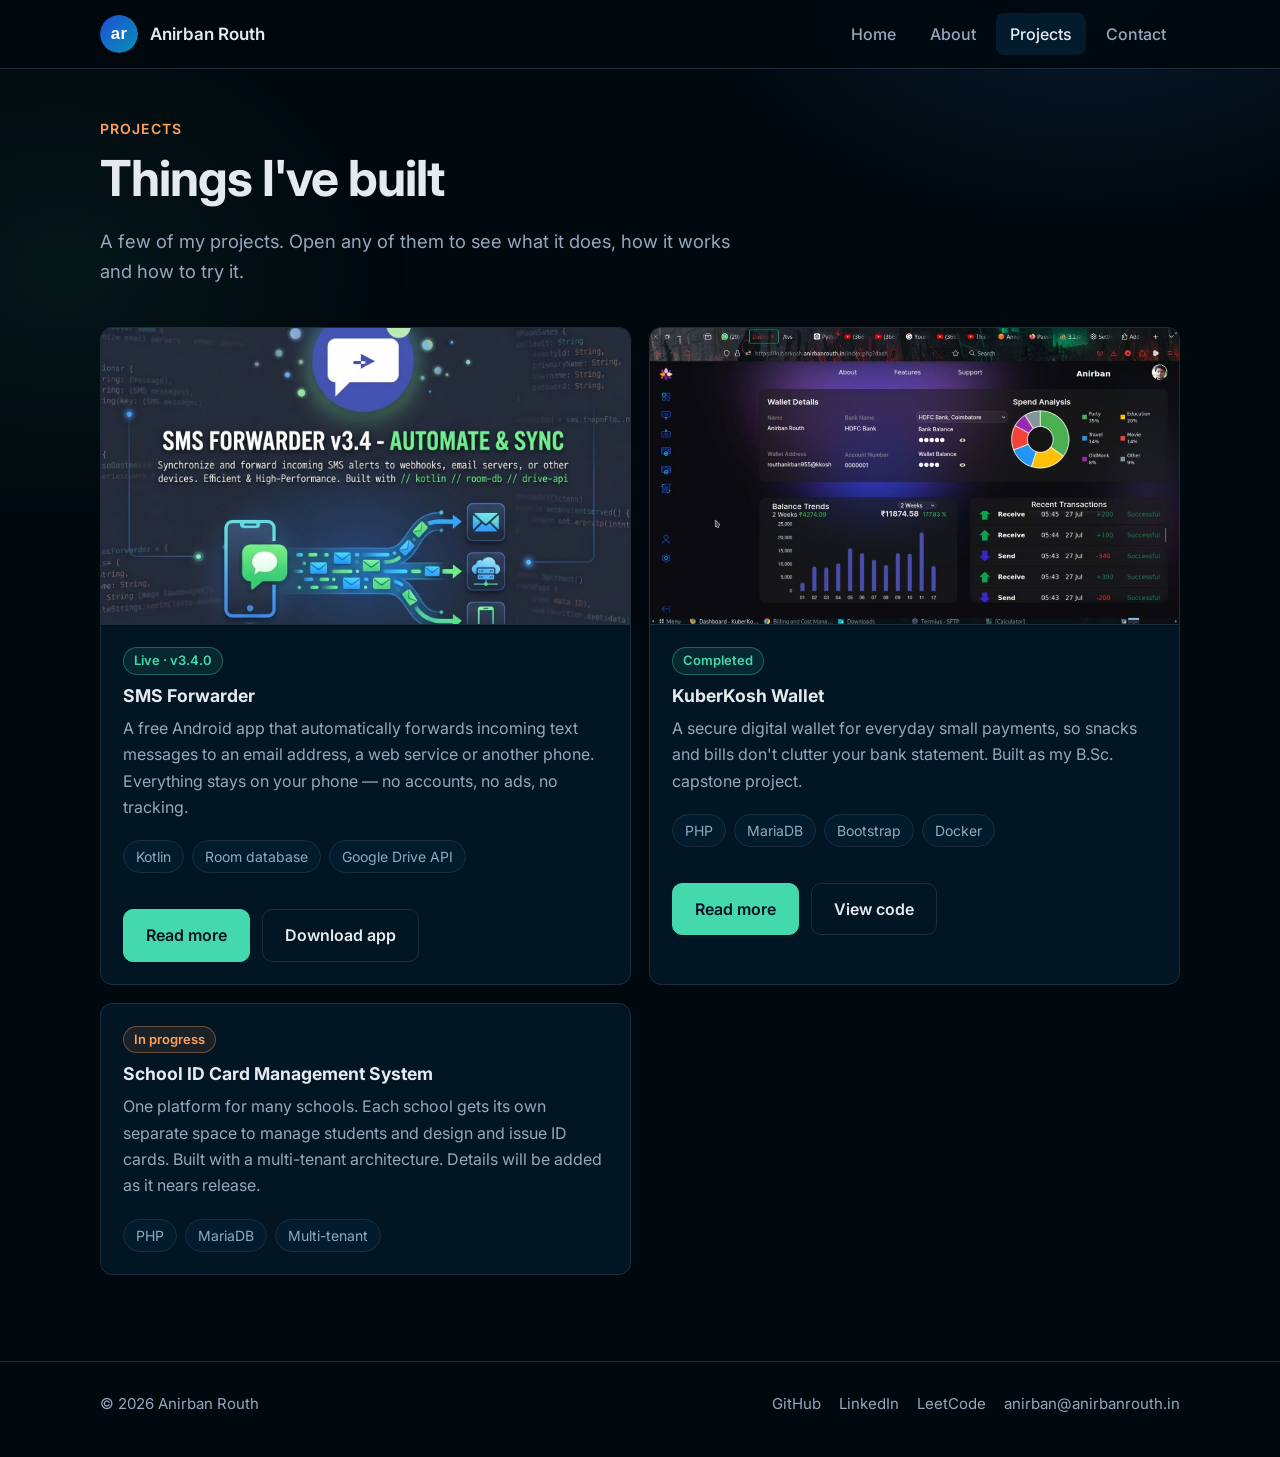
<file: projects.html>
<!DOCTYPE html>
<html lang="en">
<head>
<meta charset="UTF-8">
<meta name="viewport" content="width=device-width, initial-scale=1">
<title>Projects — Anirban Routh</title>
<meta name="description" content="Projects by Anirban Routh: SMS Forwarder (Android automation app), KuberKosh (secure PHP digital wallet) and a multi-school ID card management system in progress.">
<meta name="author" content="Anirban Routh">
<meta name="theme-color" content="#01080e">
<link rel="canonical" href="https://anirbanrouth.in/projects.html">
<link rel="icon" type="image/svg+xml" href="./images/profile.svg">
<meta property="og:type" content="website">
<meta property="og:site_name" content="Anirban Routh">
<meta property="og:title" content="Projects — Anirban Routh">
<meta property="og:description" content="Projects by Anirban Routh: SMS Forwarder (Android automation app), KuberKosh (secure PHP digital wallet) and a multi-school ID card management system in progress.">
<meta property="og:url" content="https://anirbanrouth.in/projects.html">
<meta property="og:image" content="https://anirbanrouth.in/images/og-card.png">
<meta name="twitter:card" content="summary_large_image">
<link rel="preconnect" href="https://fonts.googleapis.com">
<link rel="preconnect" href="https://fonts.gstatic.com" crossorigin>
<link href="https://fonts.googleapis.com/css2?family=Fira+Code:wght@400;500&family=Inter:wght@400;500;600;700&display=swap" rel="stylesheet">
<link rel="stylesheet" href="./assets/css/style.css">
<script type="application/ld+json">{"@context": "https://schema.org", "@type": "SoftwareApplication", "name": "SMS Forwarder", "operatingSystem": "Android", "applicationCategory": "UtilitiesApplication", "url": "https://anirbanrouth.in/sms-forwarder.html", "downloadUrl": "https://github.com/anirban1011/SMS_Forwarder/releases/download/3.4.0/SMS_Forwarder_v3.4.0.apk", "author": {"@type": "Person", "name": "Anirban Routh", "url": "https://anirbanrouth.in"}, "offers": {"@type": "Offer", "price": "0", "priceCurrency": "INR"}}</script>
<script type="application/ld+json">{"@context": "https://schema.org", "@type": "SoftwareApplication", "name": "KuberKosh", "operatingSystem": "Web", "applicationCategory": "FinanceApplication", "url": "https://anirbanrouth.in/kuberkosh.html", "author": {"@type": "Person", "name": "Anirban Routh", "url": "https://anirbanrouth.in"}}</script>
</head>
<body>
<a class="skip" href="#main">Skip to main content</a>
<header class="site-header">
  <div class="wrap nav">
    <a class="brand" href="./index.html" aria-label="Anirban Routh — home"><img src="./images/profile.svg" alt="" width="38" height="38"><span>Anirban Routh</span></a>
    <button class="menu-btn" id="menuBtn" aria-expanded="false" aria-controls="navList">Menu</button>
    <nav aria-label="Main"><ul id="navList"><li><a href="./index.html">Home</a></li><li><a href="./about.html">About</a></li><li><a href="./projects.html" aria-current="page">Projects</a></li><li><a href="./contact.html">Contact</a></li></ul></nav>
  </div>
</header>
<main id="main">

<section class="page-hero">
  <div class="wrap">
    <p class="eyebrow">Projects</p>
    <h1>Things I've built</h1>
    <p class="lead">A few of my projects. Open any of them to see what it does, how it works and how to try it.</p>
  </div>
</section>
<section style="padding-top:16px">
  <div class="wrap">
    <div class="grid g2">
      <article class="card project">
        <img src="./images/sms_forwarder.jpg" alt="SMS Forwarder app screenshot" loading="lazy" width="1400" height="1004">
        <div class="body">
          <span class="status">Live · v3.4.0</span>
          <h3>SMS Forwarder</h3>
          <p>A free Android app that automatically forwards incoming text messages to an email address, a web service or another phone. Everything stays on your phone — no accounts, no ads, no tracking.</p>
          <ul class="chips"><li class="chip">Kotlin</li><li class="chip">Room database</li><li class="chip">Google Drive API</li></ul>
          <div class="btn-row"><a class="btn primary" href="./sms-forwarder.html">Read more</a><a class="btn" href="https://github.com/anirban1011/SMS_Forwarder/releases/download/3.4.0/SMS_Forwarder_v3.4.0.apk">Download app</a></div>
        </div>
      </article>
      <article class="card project">
        <img src="./images/kuberkosh_dashboard.jpg" alt="KuberKosh wallet dashboard" loading="lazy" width="1024" height="575">
        <div class="body">
          <span class="status">Completed</span>
          <h3>KuberKosh Wallet</h3>
          <p>A secure digital wallet for everyday small payments, so snacks and bills don't clutter your bank statement. Built as my B.Sc. capstone project.</p>
          <ul class="chips"><li class="chip">PHP</li><li class="chip">MariaDB</li><li class="chip">Bootstrap</li><li class="chip">Docker</li></ul>
          <div class="btn-row"><a class="btn primary" href="./kuberkosh.html">Read more</a><a class="btn" href="https://github.com/anirban1011/KuberKosh" rel="noopener">View code</a></div>
        </div>
      </article>
      <article class="card project">
        <div class="body">
          <span class="status wip">In progress</span>
          <h3>School ID Card Management System</h3>
          <p>One platform for many schools. Each school gets its own separate space to manage students and design and issue ID cards. Built with a multi-tenant architecture. Details will be added as it nears release.</p>
          <ul class="chips"><li class="chip">PHP</li><li class="chip">MariaDB</li><li class="chip">Multi-tenant</li></ul>
        </div>
      </article>
    </div>
  </div>
</section>

</main>
<footer class="site-footer">
  <div class="wrap foot">
    <span>© 2026 Anirban Routh</span>
    <ul>
      <li><a href="https://github.com/anirban1011" rel="noopener">GitHub</a></li>
      <li><a href="https://linkedin.com/in/anirbanrouth" rel="noopener">LinkedIn</a></li>
      <li><a href="https://leetcode.com/anirban1011" rel="noopener">LeetCode</a></li>
      <li><a href="mailto:anirban@anirbanrouth.in">anirban@anirbanrouth.in</a></li>
    </ul>
  </div>
</footer>
<script src="./assets/js/site.js"></script>
</body>
</html>
</file>
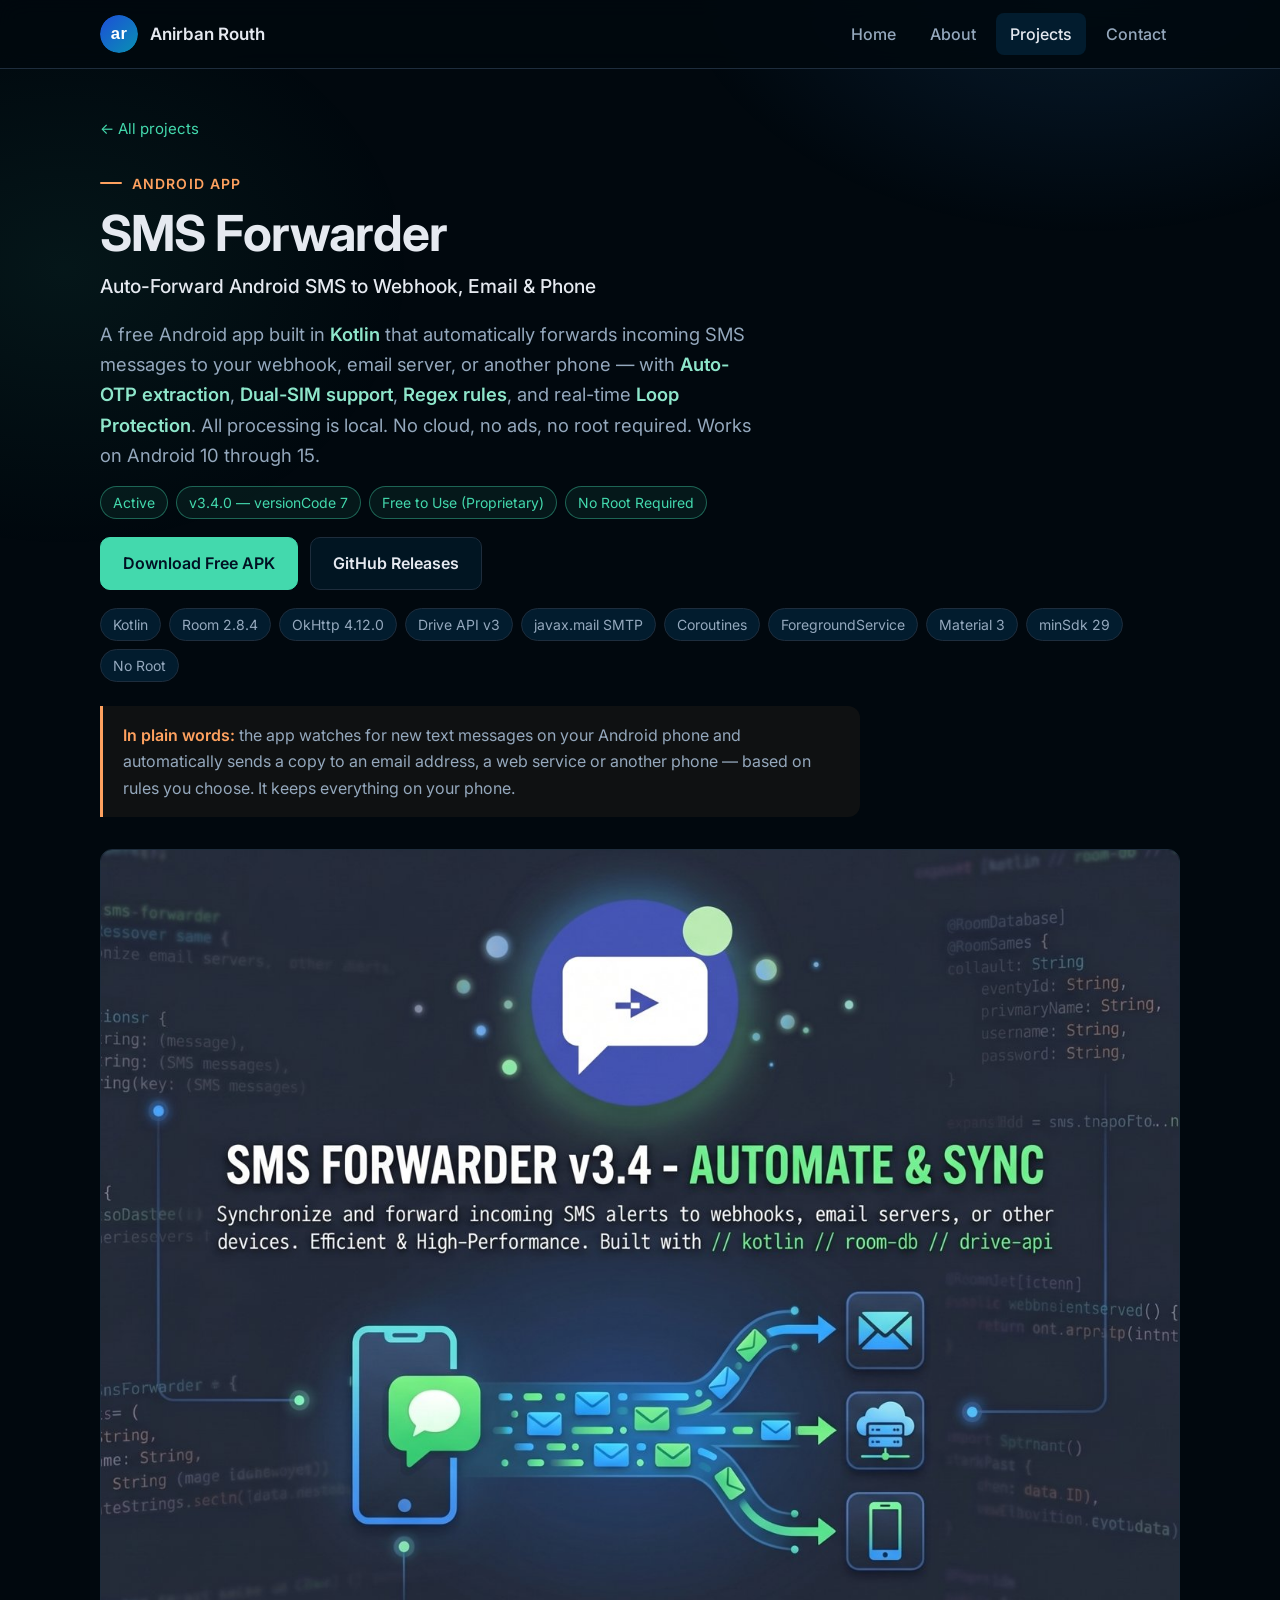
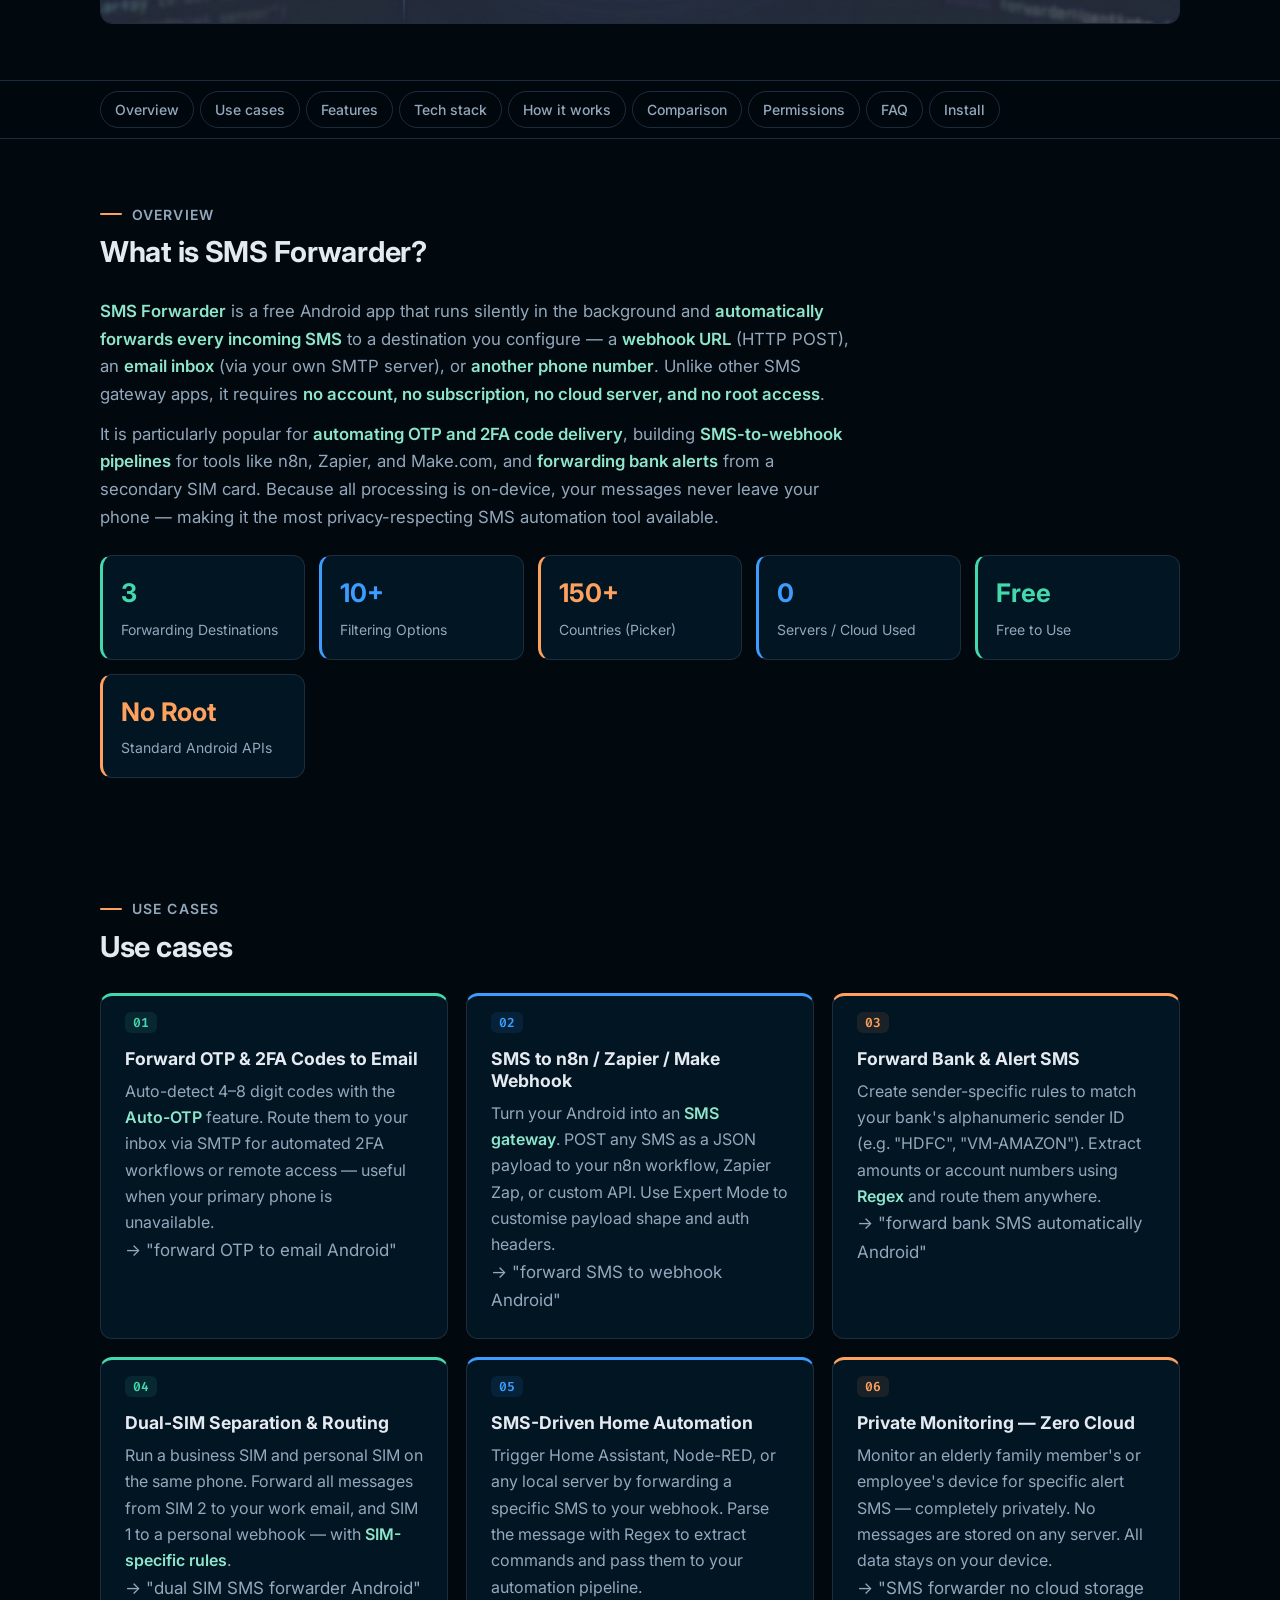
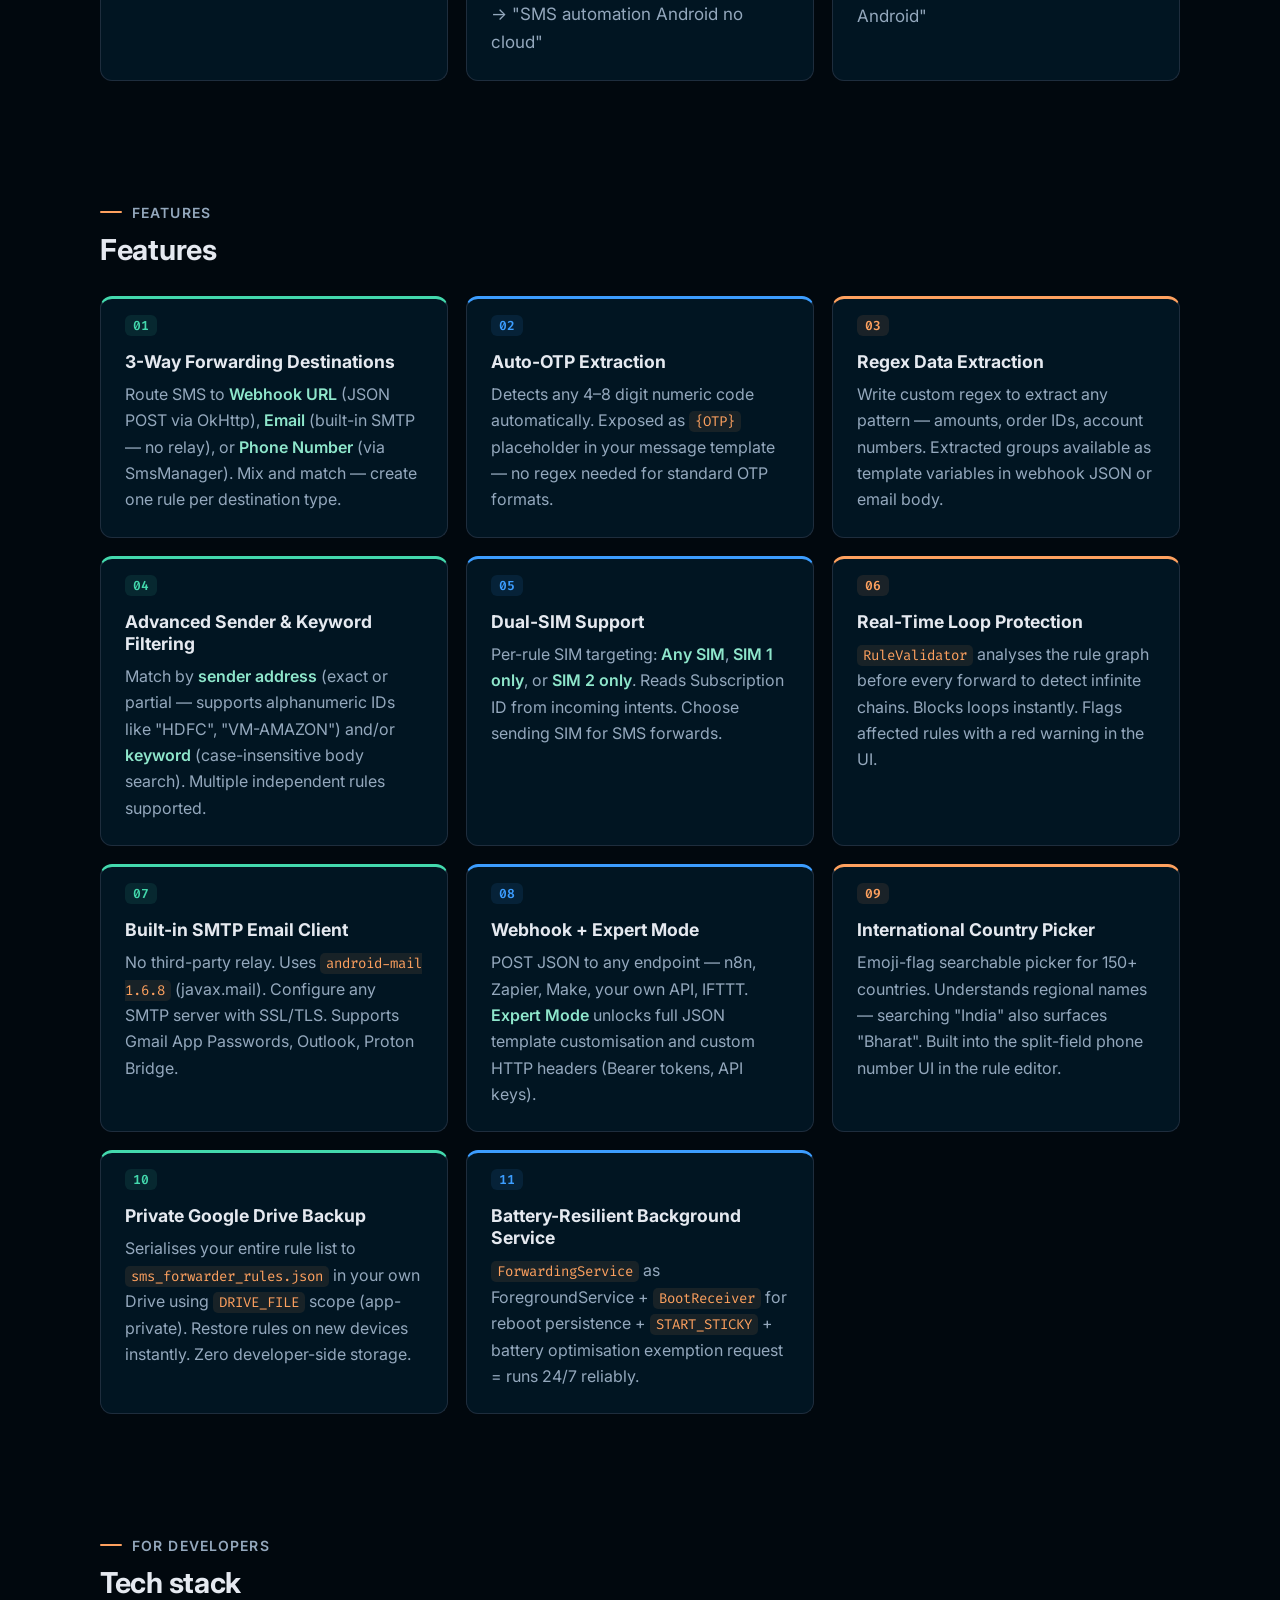
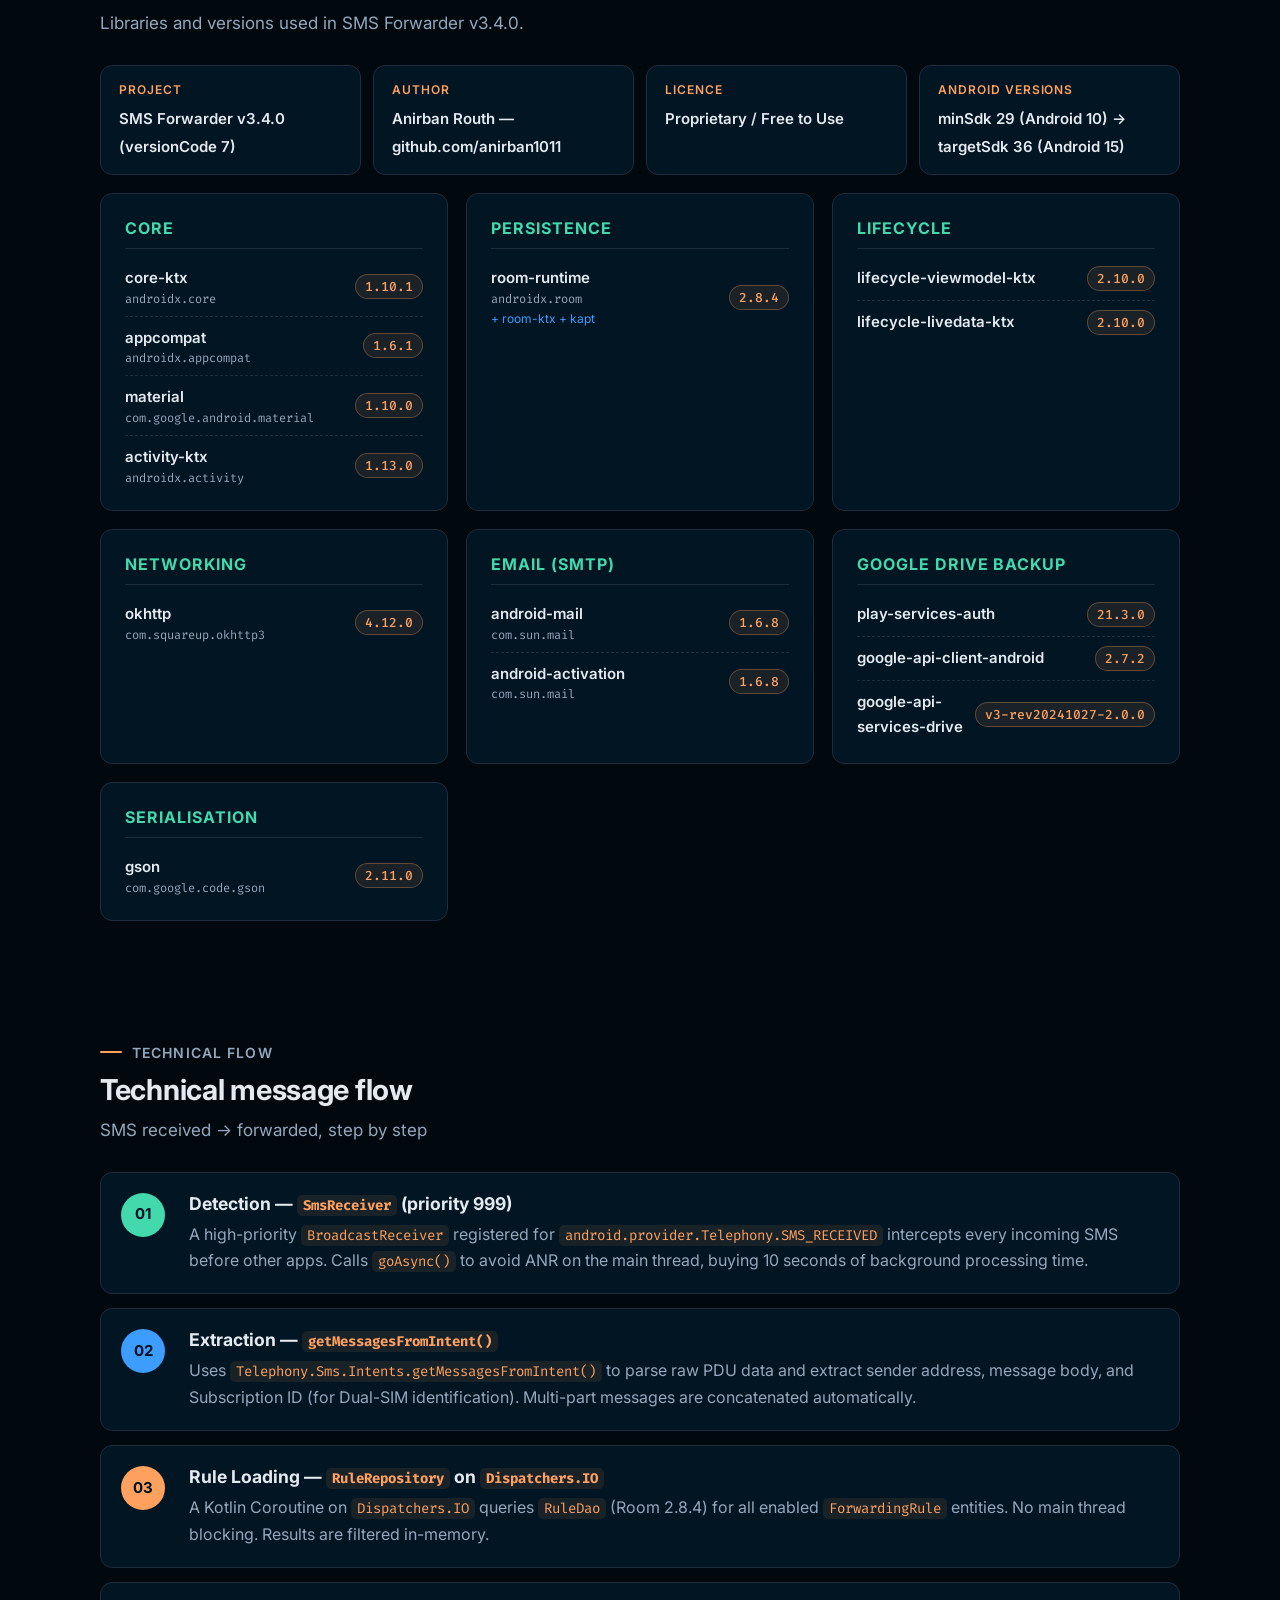
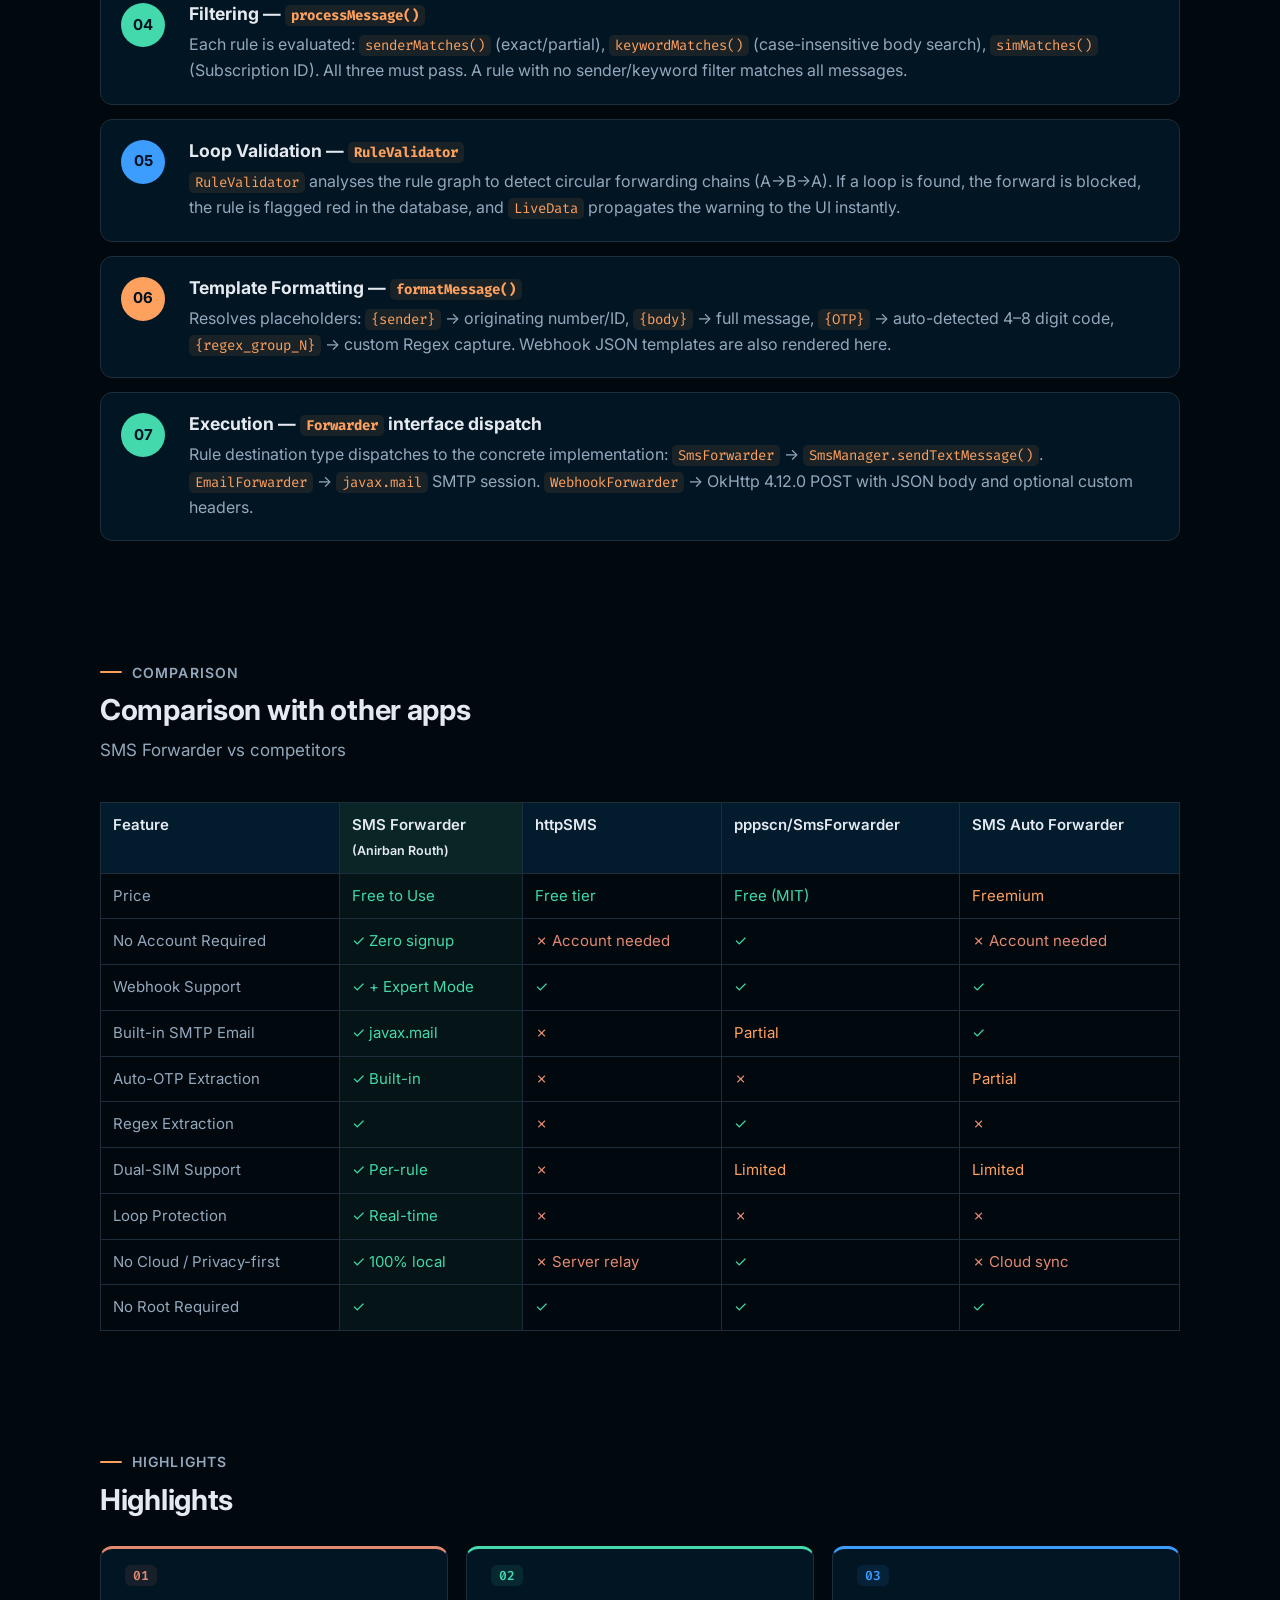
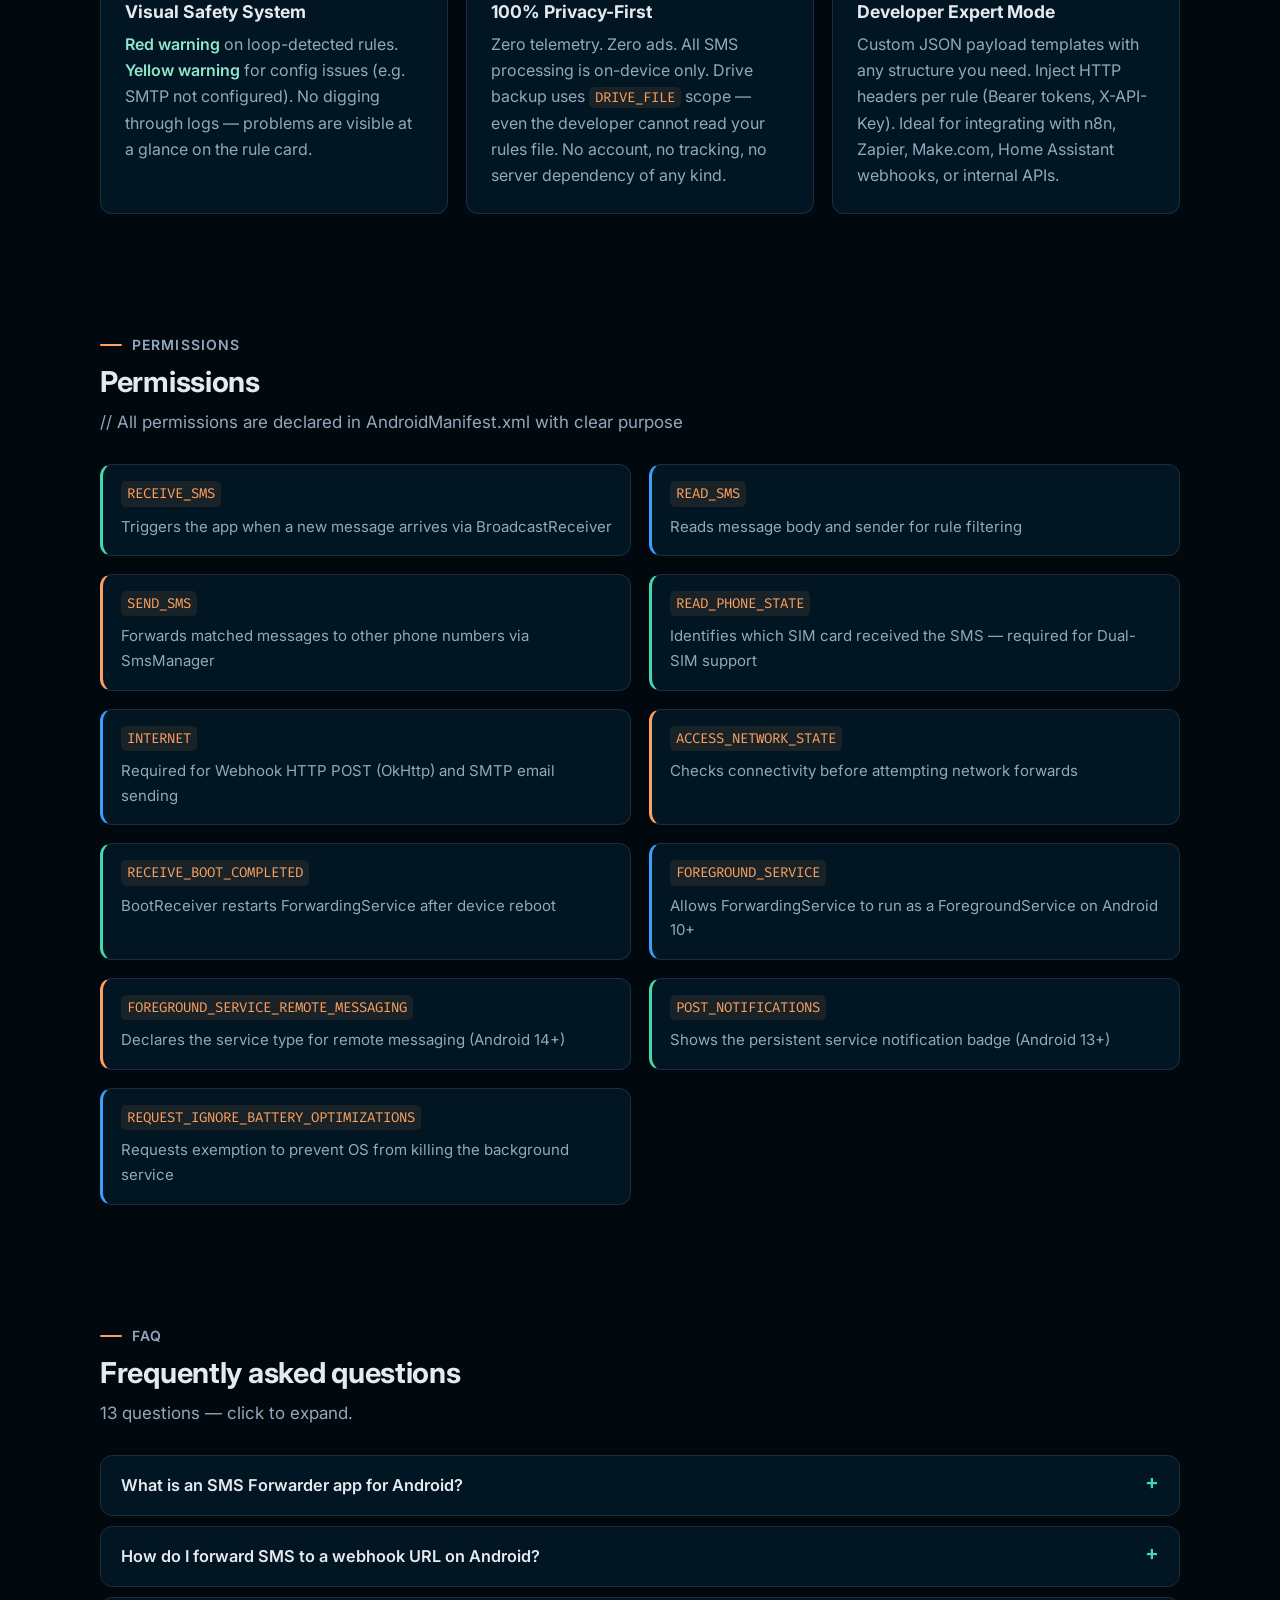
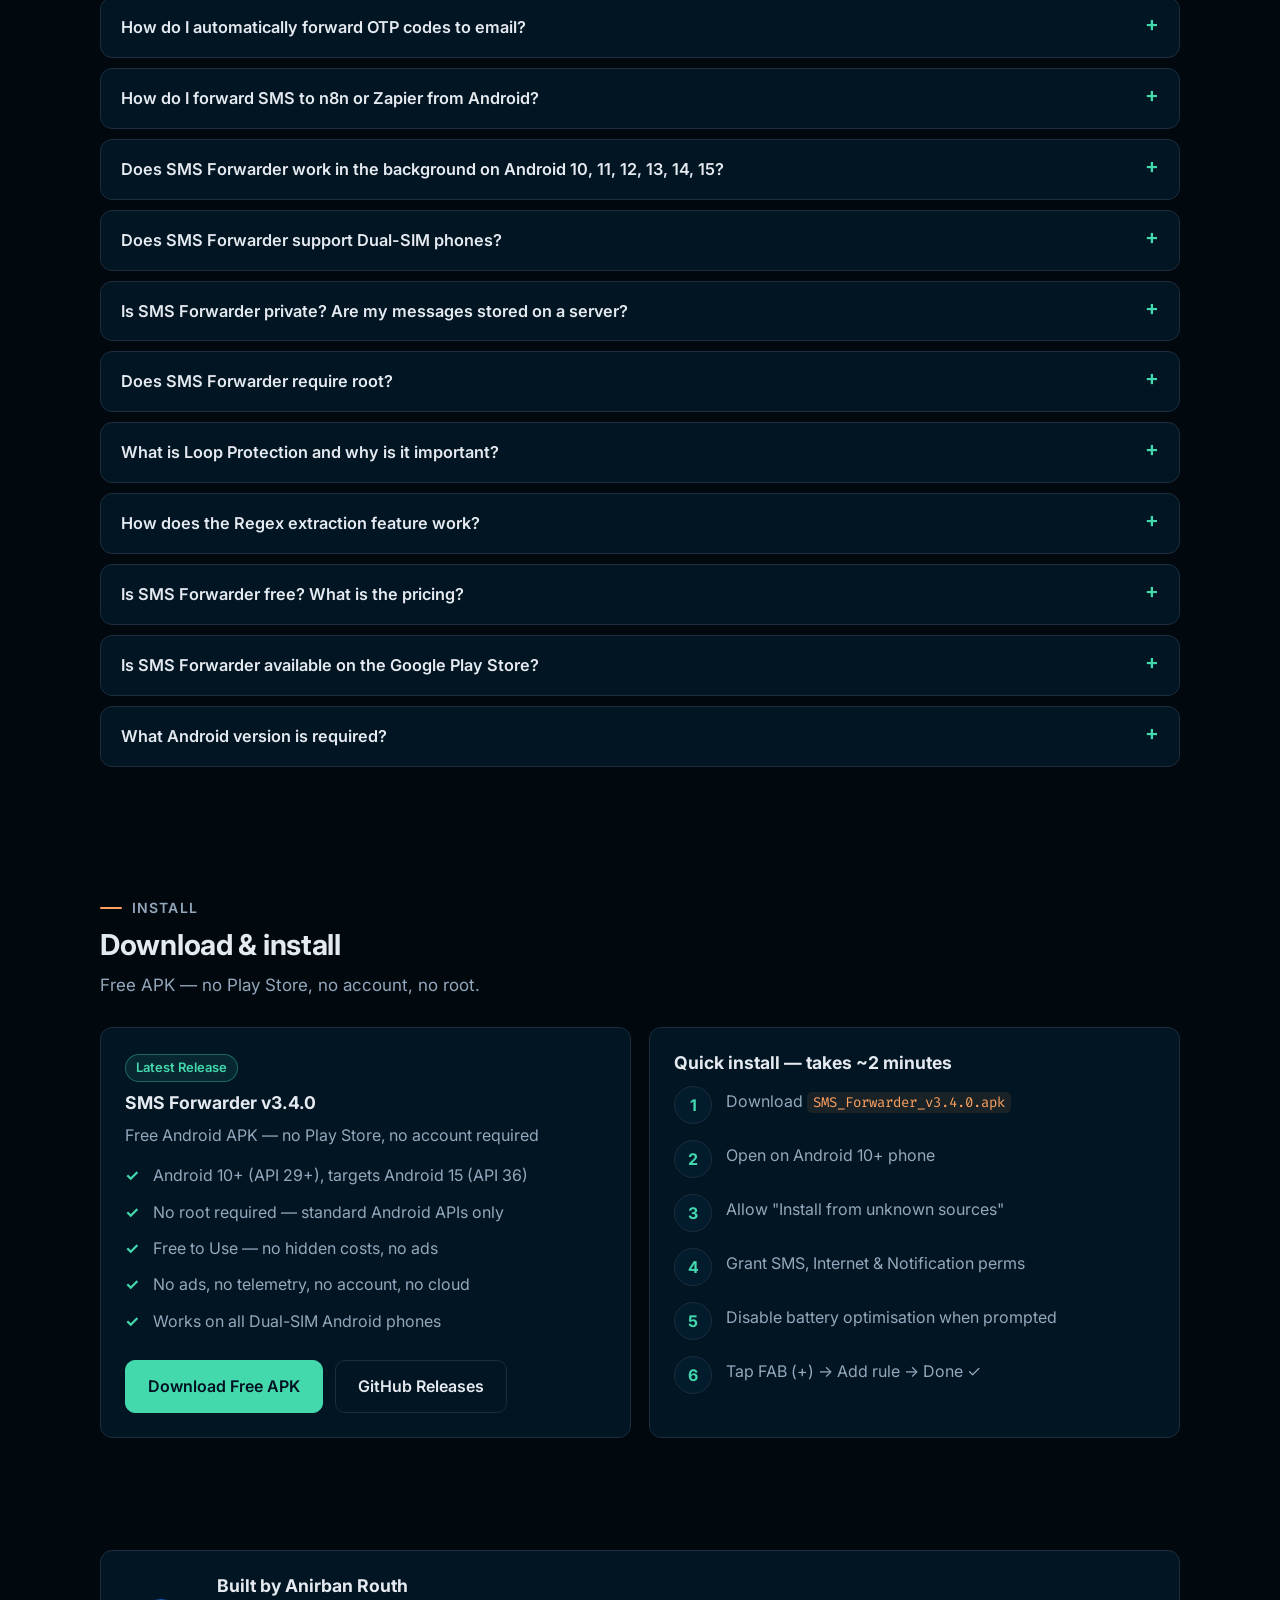
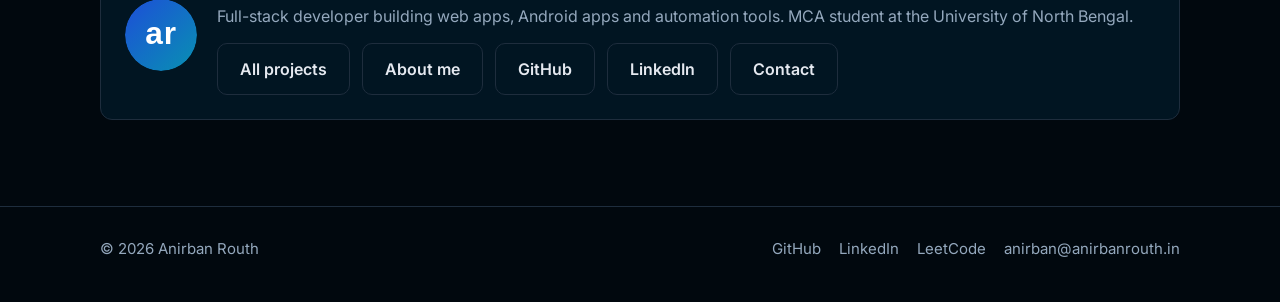
<file: sms-forwarder.html>
<!DOCTYPE html>
<html lang="en">
<head>
<meta charset="UTF-8">
<meta name="viewport" content="width=device-width, initial-scale=1">
<title>SMS Forwarder — Free Android App to Forward SMS to Email or Webhook</title>
<meta name="description" content="SMS Forwarder is a free Android app by Anirban Routh that automatically forwards text messages to email, a webhook or another phone. No root, no ads, all on-device.">
<meta name="author" content="Anirban Routh">
<meta name="theme-color" content="#01080e">
<link rel="canonical" href="https://anirbanrouth.in/sms-forwarder.html">
<link rel="icon" type="image/svg+xml" href="./images/profile.svg">
<meta property="og:type" content="website">
<meta property="og:site_name" content="Anirban Routh">
<meta property="og:title" content="SMS Forwarder — Free Android App to Forward SMS to Email or Webhook">
<meta property="og:description" content="SMS Forwarder is a free Android app by Anirban Routh that automatically forwards text messages to email, a webhook or another phone. No root, no ads, all on-device.">
<meta property="og:url" content="https://anirbanrouth.in/sms-forwarder.html">
<meta property="og:image" content="https://anirbanrouth.in/images/sms-forwarder-og.jpg">
<meta name="twitter:card" content="summary_large_image">
<link rel="preconnect" href="https://fonts.googleapis.com">
<link rel="preconnect" href="https://fonts.gstatic.com" crossorigin>
<link href="https://fonts.googleapis.com/css2?family=Fira+Code:wght@400;500&family=Inter:wght@400;500;600;700&display=swap" rel="stylesheet">
<link rel="stylesheet" href="./assets/css/style.css">
<script type="application/ld+json">{"@context": "https://schema.org", "@type": "SoftwareApplication", "name": "SMS Forwarder", "operatingSystem": "Android 10+", "applicationCategory": "UtilitiesApplication", "description": "Free Android app that automatically forwards incoming SMS to a webhook, an email address or another phone. On-device processing, no root required.", "url": "https://anirbanrouth.in/sms-forwarder.html", "downloadUrl": "https://github.com/anirban1011/SMS_Forwarder/releases/download/3.4.0/SMS_Forwarder_v3.4.0.apk", "softwareVersion": "3.4.0", "screenshot": "https://anirbanrouth.in/images/sms_forwarder.jpg", "author": {"@type": "Person", "name": "Anirban Routh", "url": "https://anirbanrouth.in"}, "offers": {"@type": "Offer", "price": "0", "priceCurrency": "INR"}, "isAccessibleForFree": true}</script>
<script type="application/ld+json">{"@context": "https://schema.org", "@type": "FAQPage", "mainEntity": [{"@type": "Question", "name": "What is an SMS Forwarder app for Android?", "acceptedAnswer": {"@type": "Answer", "text": "An SMS Forwarder is an Android app that automatically intercepts incoming text messages and relays them to another destination — such as a webhook URL, email inbox, or another phone number — without any manual action. SMS Forwarder v3.4 uses a high-priority BroadcastReceiver (priority 999) and a persistent ForegroundService , ensuring zero missed messages even with the screen off. No root required."}}, {"@type": "Question", "name": "How do I forward SMS to a webhook URL on Android?", "acceptedAnswer": {"@type": "Answer", "text": "Download the free APK, install it, tap + (FAB) to add a rule, choose Webhook as destination, paste your URL (n8n Production URL, Zapier Catch Hook, Make.com webhook, your own REST API), set any sender/keyword filter, and toggle ON. Enable Expert Mode to customise the JSON payload shape and add HTTP headers like Authorization: Bearer TOKEN . The app POSTs {sender, body, timestamp} and any extracted values."}}, {"@type": "Question", "name": "How do I automatically forward OTP codes to email?", "acceptedAnswer": {"@type": "Answer", "text": "Go to Settings → SMTP Configuration and enter your mail server details (host, port, username, password). Then add a rule: choose Email destination, enter your email address. Set sender filter to your bank's ID (e.g. \"HDFC\") or keyword \"OTP\". Enable Auto-OTP extraction mode. The {OTP} placeholder will contain the extracted code. Every matching SMS is forwarded to your inbox within seconds — completely automatically, even when your phone is locked."}}, {"@type": "Question", "name": "How do I forward SMS to n8n or Zapier from Android?", "acceptedAnswer": {"@type": "Answer", "text": "In n8n : create a Webhook node → copy the Production URL. In Zapier : Webhooks by Zapier → Catch Hook → copy the URL. In Make.com : add a Custom Webhook module → copy the URL. Then in SMS Forwarder: add a rule, choose Webhook, paste the URL. Enable Expert Mode to add Authorization headers or customise the JSON template to match your automation platform's expected format. The app will trigger your workflow on every matching SMS in real time."}}, {"@type": "Question", "name": "Does SMS Forwarder work in the background on Android 10, 11, 12, 13, 14, 15?", "acceptedAnswer": {"@type": "Answer", "text": "Yes. ForwardingService is a ForegroundService with a persistent status bar notification — Android cannot kill it automatically. BootReceiver restarts it after reboots. START_STICKY tells Android to recreate it if killed by memory pressure. The app prompts you to disable battery optimisation on first launch via Settings.ACTION_REQUEST_IGNORE_BATTERY_OPTIMIZATIONS . Additionally, SmsReceiver (priority 999) intercepts messages independently of the service state."}}, {"@type": "Question", "name": "Does SMS Forwarder support Dual-SIM phones?", "acceptedAnswer": {"@type": "Answer", "text": "Yes. The app reads the Subscription ID from the incoming SMS intent to identify which SIM received it. Each forwarding rule can independently target Any SIM , SIM 1 only , or SIM 2 only . When forwarding to another phone number, you can also choose which SIM to use for sending the outgoing message."}}, {"@type": "Question", "name": "Is SMS Forwarder private? Are my messages stored on a server?", "acceptedAnswer": {"@type": "Answer", "text": "SMS Forwarder is 100% privacy-first . All SMS processing happens locally on your device — no messages, no metadata, no rule data is ever sent to the developer or any third-party server. There is no analytics, no telemetry, no ads. The optional Google Drive backup uses DriveScopes.DRIVE_FILE (restricted scope — the app can only access files it created) and saves only your rule configurations to your own Drive — completely inaccessible to the developer."}}, {"@type": "Question", "name": "Does SMS Forwarder require root?", "acceptedAnswer": {"@type": "Answer", "text": "No. SMS Forwarder uses only standard Android APIs — the SMS_RECEIVED broadcast intent and SmsManager . It works on any non-rooted Android 10+ device from any manufacturer (Samsung, Xiaomi, OnePlus, Realme, Vivo, Oppo, stock Android). No modifications to the system partition are needed or made."}}, {"@type": "Question", "name": "What is Loop Protection and why is it important?", "acceptedAnswer": {"@type": "Answer", "text": "Without loop detection, if Phone A (running SMS Forwarder) forwards to Phone B (also running SMS Forwarder), and Phone B has a rule that forwards back to Phone A, you get an infinite SMS chain that can generate hundreds of messages per minute. RuleValidator detects these circular graphs before execution and blocks the forward. Affected rules are marked with a red warning indicator in the MainActivity card list so you can fix the configuration."}}, {"@type": "Question", "name": "How does the Regex extraction feature work?", "acceptedAnswer": {"@type": "Answer", "text": "In AddEditRuleActivity , choose \"Regex\" as the extraction mode and enter a regular expression with capture groups. SMS Forwarder applies it to every matching message body and exposes the captured groups as template variables. Useful for extracting: transaction amounts from bank alerts, order IDs from delivery SMS, custom OTP formats that Auto-OTP doesn't detect, or any structured data from a specific SMS format."}}, {"@type": "Question", "name": "Is SMS Forwarder free? What is the pricing?", "acceptedAnswer": {"@type": "Answer", "text": "Yes, SMS Forwarder v3.4.0 is completely free to download and use — with no in-app purchases, no ads, no subscriptions, and no accounts required. The app is proprietary, closed-source, and distributed directly on GitHub as a pre-compiled APK."}}, {"@type": "Question", "name": "Is SMS Forwarder available on the Google Play Store?", "acceptedAnswer": {"@type": "Answer", "text": "SMS Forwarder is distributed as a direct APK download from GitHub , not through the Google Play Store. This is common for SMS-reading apps because Google Play has strict restrictions on apps that access SMS content. Download the APK directly from the GitHub Releases page . Google Play Protect may warn you — this is a standard false positive for SMS-permission apps from trusted repositories on GitHub."}}, {"@type": "Question", "name": "What Android version is required?", "acceptedAnswer": {"@type": "Answer", "text": "SMS Forwarder v3.4.0 requires Android 10 (API 29) or higher. It targets Android 15 (API 36). Tested and confirmed working on Android 10, 11, 12, 13, 14, and 15. Compatible with all major Android OEM skins: One UI (Samsung), MIUI/HyperOS (Xiaomi), OxygenOS (OnePlus), Realme UI, ColorOS (Oppo), OriginOS (Vivo), and stock Android."}}]}</script>
</head>
<body>
<a class="skip" href="#main">Skip to main content</a>
<header class="site-header">
  <div class="wrap nav">
    <a class="brand" href="./index.html" aria-label="Anirban Routh — home"><img src="./images/profile.svg" alt="" width="38" height="38"><span>Anirban Routh</span></a>
    <button class="menu-btn" id="menuBtn" aria-expanded="false" aria-controls="navList">Menu</button>
    <nav aria-label="Main"><ul id="navList"><li><a href="./index.html">Home</a></li><li><a href="./about.html">About</a></li><li><a href="./projects.html" aria-current="page">Projects</a></li><li><a href="./contact.html">Contact</a></li></ul></nav>
  </div>
</header>
<main id="main" class="detail">

<section class="page-hero">
  <div class="wrap">
    <p class="crumbs"><a href="./projects.html">← All projects</a></p>
    <p class="eyebrow">Android app</p>
    <h1>SMS Forwarder</h1>
    <p class="role">Auto-Forward Android SMS to Webhook, Email &amp; Phone</p>
    <p class="lead">
                                A free Android app built in <strong>Kotlin</strong> that automatically forwards incoming SMS messages to your webhook, email server, or another phone — with <strong>Auto-OTP extraction</strong>, <strong>Dual-SIM support</strong>, <strong>Regex rules</strong>, and real-time <strong>Loop Protection</strong>. All processing is local. No cloud, no ads, no root required. Works on Android 10 through 15.
                            </p>
    <ul class="chips"><li class="chip accent">Active</li><li class="chip accent">v3.4.0 — versionCode 7</li><li class="chip accent">Free to Use (Proprietary)</li><li class="chip accent">No Root Required</li></ul>
    <div class="btn-row"><a class="btn primary" href="https://github.com/anirban1011/SMS_Forwarder/releases/download/3.4.0/SMS_Forwarder_v3.4.0.apk" rel="noopener">Download Free APK</a><a class="btn" href="https://github.com/anirban1011/SMS_Forwarder" rel="noopener">GitHub Releases</a></div>
    <ul class="chips"><li class="chip">Kotlin</li><li class="chip">Room 2.8.4</li><li class="chip">OkHttp 4.12.0</li><li class="chip">Drive API v3</li><li class="chip">javax.mail SMTP</li><li class="chip">Coroutines</li><li class="chip">ForegroundService</li><li class="chip">Material 3</li><li class="chip">minSdk 29</li><li class="chip">No Root</li></ul>
    <div class="callout"><strong>In plain words:</strong> the app watches for new text messages on your Android phone and automatically sends a copy to an email address, a web service or another phone — based on rules you choose. It keeps everything on your phone.</div>
  </div>
</section>
<section style="padding-top:8px"><div class="wrap"><div class="shot"><img src="./images/sms_forwarder.jpg" alt="SMS Forwarder v3.4 Android app — main screen showing rule cards with toggle switches, warning indicators, and a button to add forwarding rules" width="1400" height="1004"></div></div></section>
<nav class="jump" aria-label="On this page"><div class="wrap"><ul><li><a href="#overview">Overview</a></li><li><a href="#use-cases">Use cases</a></li><li><a href="#features">Features</a></li><li><a href="#tech">Tech stack</a></li><li><a href="#flow">How it works</a></li><li><a href="#compare">Comparison</a></li><li><a href="#permissions">Permissions</a></li><li><a href="#faq">FAQ</a></li><li><a href="#install">Install</a></li></ul></div></nav><section id="overview"><div class="wrap"><div class="section-head"><p class="eyebrow">Overview</p><h2>What is SMS Forwarder?</h2></div><div class="prose"><p>
<strong>SMS Forwarder</strong> is a free Android app that runs silently in the background and <strong>automatically forwards every incoming SMS</strong> to a destination you configure — a <strong>webhook URL</strong> (HTTP POST), an <strong>email inbox</strong> (via your own SMTP server), or <strong>another phone number</strong>. Unlike other SMS gateway apps, it requires <strong>no account, no subscription, no cloud server, and no root access</strong>.
                                </p><p>
                                    It is particularly popular for <strong>automating OTP and 2FA code delivery</strong>, building <strong>SMS-to-webhook pipelines</strong> for tools like n8n, Zapier, and Make.com, and <strong>forwarding bank alerts</strong> from a secondary SIM card. Because all processing is on-device, your messages never leave your phone — making it the most privacy-respecting SMS automation tool available.
                                </p></div><div class="stats"><div class="stat"><b>3</b><span>Forwarding Destinations</span></div><div class="stat"><b>10+</b><span>Filtering Options</span></div><div class="stat"><b>150+</b><span>Countries (Picker)</span></div><div class="stat"><b>0</b><span>Servers / Cloud Used</span></div><div class="stat"><b>Free</b><span>Free to Use</span></div><div class="stat"><b>No Root</b><span>Standard Android APIs</span></div></div></div></section>
<section id="use-cases"><div class="wrap"><div class="section-head"><p class="eyebrow">Use cases</p><h2>Use cases</h2></div><div class="grid g3 uc"><div class="card"><h3>Forward OTP &amp; 2FA Codes to Email</h3>
<p>Auto-detect 4–8 digit codes with the <strong>Auto-OTP</strong> feature. Route them to your inbox via SMTP for automated 2FA workflows or remote access — useful when your primary phone is unavailable.</p>
→ "forward OTP to email Android"
</div><div class="card"><h3>SMS to n8n / Zapier / Make Webhook</h3>
<p>Turn your Android into an <strong>SMS gateway</strong>. POST any SMS as a JSON payload to your n8n workflow, Zapier Zap, or custom API. Use Expert Mode to customise payload shape and auth headers.</p>
→ "forward SMS to webhook Android"
</div><div class="card"><h3>Forward Bank &amp; Alert SMS</h3>
<p>Create sender-specific rules to match your bank's alphanumeric sender ID (e.g. "HDFC", "VM-AMAZON"). Extract amounts or account numbers using <strong>Regex</strong> and route them anywhere.</p>
→ "forward bank SMS automatically Android"
</div><div class="card"><h3>Dual-SIM Separation &amp; Routing</h3>
<p>Run a business SIM and personal SIM on the same phone. Forward all messages from SIM 2 to your work email, and SIM 1 to a personal webhook — with <strong>SIM-specific rules</strong>.</p>
→ "dual SIM SMS forwarder Android"
</div><div class="card"><h3>SMS-Driven Home Automation</h3>
<p>Trigger Home Assistant, Node-RED, or any local server by forwarding a specific SMS to your webhook. Parse the message with Regex to extract commands and pass them to your automation pipeline.</p>
→ "SMS automation Android no cloud"
</div><div class="card"><h3>Private Monitoring — Zero Cloud</h3>
<p>Monitor an elderly family member's or employee's device for specific alert SMS — completely privately. No messages are stored on any server. All data stays on your device.</p>
→ "SMS forwarder no cloud storage Android"
</div></div></div></section>
<section id="features"><div class="wrap"><div class="section-head"><p class="eyebrow">Features</p><h2>Features</h2></div><div class="grid g3 feat"><div class="card"><h3>3-Way Forwarding Destinations</h3>
<p>Route SMS to <strong>Webhook URL</strong> (JSON POST via OkHttp), <strong>Email</strong> (built-in SMTP — no relay), or <strong>Phone Number</strong> (via SmsManager). Mix and match — create one rule per destination type.</p>
</div><div class="card"><h3>Auto-OTP Extraction</h3>
<p>Detects any 4–8 digit numeric code automatically. Exposed as <code>{OTP}</code> placeholder in your message template — no regex needed for standard OTP formats.</p>
</div><div class="card"><h3>Regex Data Extraction</h3>
<p>Write custom regex to extract any pattern — amounts, order IDs, account numbers. Extracted groups available as template variables in webhook JSON or email body.</p>
</div><div class="card"><h3>Advanced Sender &amp; Keyword Filtering</h3>
<p>Match by <strong>sender address</strong> (exact or partial — supports alphanumeric IDs like "HDFC", "VM-AMAZON") and/or <strong>keyword</strong> (case-insensitive body search). Multiple independent rules supported.</p>
</div><div class="card"><h3>Dual-SIM Support</h3>
<p>Per-rule SIM targeting: <strong>Any SIM</strong>, <strong>SIM 1 only</strong>, or <strong>SIM 2 only</strong>. Reads Subscription ID from incoming intents. Choose sending SIM for SMS forwards.</p>
</div><div class="card"><h3>Real-Time Loop Protection</h3>
<p><code>RuleValidator</code> analyses the rule graph before every forward to detect infinite chains. Blocks loops instantly. Flags affected rules with a red warning in the UI.</p>
</div><div class="card"><h3>Built-in SMTP Email Client</h3>
<p>No third-party relay. Uses <code>android-mail 1.6.8</code> (javax.mail). Configure any SMTP server with SSL/TLS. Supports Gmail App Passwords, Outlook, Proton Bridge.</p>
</div><div class="card"><h3>Webhook + Expert Mode</h3>
<p>POST JSON to any endpoint — n8n, Zapier, Make, your own API, IFTTT. <strong>Expert Mode</strong> unlocks full JSON template customisation and custom HTTP headers (Bearer tokens, API keys).</p>
</div><div class="card"><h3>International Country Picker</h3>
<p>Emoji-flag searchable picker for 150+ countries. Understands regional names — searching "India" also surfaces "Bharat". Built into the split-field phone number UI in the rule editor.</p>
</div><div class="card"><h3>Private Google Drive Backup</h3>
<p>Serialises your entire rule list to <code>sms_forwarder_rules.json</code> in your own Drive using <code>DRIVE_FILE</code> scope (app-private). Restore rules on new devices instantly. Zero developer-side storage.</p>
</div><div class="card"><h3>Battery-Resilient Background Service</h3>
<p><code>ForwardingService</code> as ForegroundService + <code>BootReceiver</code> for reboot persistence + <code>START_STICKY</code> + battery optimisation exemption request = runs 24/7 reliably.</p>
</div></div></div></section>
<section id="tech"><div class="wrap"><div class="section-head"><p class="eyebrow">For developers</p><h2>Tech stack</h2><p>Libraries and versions used in SMS Forwarder v3.4.0.</p></div><div class="info-tiles"><div><small>Project</small><b>SMS Forwarder v3.4.0 (versionCode 7)</b></div><div><small>Author</small><b>Anirban Routh — github.com/anirban1011</b></div><div><small>Licence</small><b>Proprietary / Free to Use</b></div><div><small>Android versions</small><b>minSdk 29 (Android 10) → targetSdk 36 (Android 15)</b></div></div><div class="grid g3 deps"><div class="card dep-card"><h3>Core</h3><div class="dep"><div><b>core-ktx</b><small>androidx.core</small></div><span class="ver">1.10.1</span></div><div class="dep"><div><b>appcompat</b><small>androidx.appcompat</small></div><span class="ver">1.6.1</span></div><div class="dep"><div><b>material</b><small>com.google.android.material</small></div><span class="ver">1.10.0</span></div><div class="dep"><div><b>activity-ktx</b><small>androidx.activity</small></div><span class="ver">1.13.0</span></div></div><div class="card dep-card"><h3>Persistence</h3><div class="dep"><div><b>room-runtime</b><small>androidx.room</small><em class="dep-note">+ room-ktx + kapt</em></div><span class="ver">2.8.4</span></div></div><div class="card dep-card"><h3>Lifecycle</h3><div class="dep"><div><b>lifecycle-viewmodel-ktx</b></div><span class="ver">2.10.0</span></div><div class="dep"><div><b>lifecycle-livedata-ktx</b></div><span class="ver">2.10.0</span></div></div><div class="card dep-card"><h3>Networking</h3><div class="dep"><div><b>okhttp</b><small>com.squareup.okhttp3</small></div><span class="ver">4.12.0</span></div></div><div class="card dep-card"><h3>Email (SMTP)</h3><div class="dep"><div><b>android-mail</b><small>com.sun.mail</small></div><span class="ver">1.6.8</span></div><div class="dep"><div><b>android-activation</b><small>com.sun.mail</small></div><span class="ver">1.6.8</span></div></div><div class="card dep-card"><h3>Google Drive Backup</h3><div class="dep"><div><b>play-services-auth</b></div><span class="ver">21.3.0</span></div><div class="dep"><div><b>google-api-client-android</b></div><span class="ver">2.7.2</span></div><div class="dep"><div><b>google-api-services-drive</b></div><span class="ver">v3-rev20241027-2.0.0</span></div></div><div class="card dep-card"><h3>Serialisation</h3><div class="dep"><div><b>gson</b><small>com.google.code.gson</small></div><span class="ver">2.11.0</span></div></div></div></div></section>
<section id="flow"><div class="wrap"><div class="section-head"><p class="eyebrow">Technical flow</p><h2>Technical message flow</h2><p>SMS received → forwarded, step by step</p></div><ol class="flow"><li><span class="num">01</span><div><h3>Detection — <code>SmsReceiver</code> (priority 999)</h3>
<p>A high-priority <code>BroadcastReceiver</code> registered for <code>android.provider.Telephony.SMS_RECEIVED</code> intercepts every incoming SMS before other apps. Calls <code>goAsync()</code> to avoid ANR on the main thread, buying 10 seconds of background processing time.</p>
</div></li><li><span class="num">02</span><div><h3>Extraction — <code>getMessagesFromIntent()</code></h3>
<p>Uses <code>Telephony.Sms.Intents.getMessagesFromIntent()</code> to parse raw PDU data and extract sender address, message body, and Subscription ID (for Dual-SIM identification). Multi-part messages are concatenated automatically.</p>
</div></li><li><span class="num">03</span><div><h3>Rule Loading — <code>RuleRepository</code> on <code>Dispatchers.IO</code></h3>
<p>A Kotlin Coroutine on <code>Dispatchers.IO</code> queries <code>RuleDao</code> (Room 2.8.4) for all enabled <code>ForwardingRule</code> entities. No main thread blocking. Results are filtered in-memory.</p>
</div></li><li><span class="num">04</span><div><h3>Filtering — <code>processMessage()</code></h3>
<p>Each rule is evaluated: <code>senderMatches()</code> (exact/partial), <code>keywordMatches()</code> (case-insensitive body search), <code>simMatches()</code> (Subscription ID). All three must pass. A rule with no sender/keyword filter matches all messages.</p>
</div></li><li><span class="num">05</span><div><h3>Loop Validation — <code>RuleValidator</code></h3>
<p><code>RuleValidator</code> analyses the rule graph to detect circular forwarding chains (A→B→A). If a loop is found, the forward is blocked, the rule is flagged red in the database, and <code>LiveData</code> propagates the warning to the UI instantly.</p>
</div></li><li><span class="num">06</span><div><h3>Template Formatting — <code>formatMessage()</code></h3>
<p>Resolves placeholders: <code>{sender}</code> → originating number/ID, <code>{body}</code> → full message, <code>{OTP}</code> → auto-detected 4–8 digit code, <code>{regex_group_N}</code> → custom Regex capture. Webhook JSON templates are also rendered here.</p>
</div></li><li><span class="num">07</span><div><h3>Execution — <code>Forwarder</code> interface dispatch</h3>
<p>Rule destination type dispatches to the concrete implementation: <code>SmsForwarder</code> → <code>SmsManager.sendTextMessage()</code>. <code>EmailForwarder</code> → <code>javax.mail</code> SMTP session. <code>WebhookForwarder</code> → OkHttp 4.12.0 POST with JSON body and optional custom headers.</p>
</div></li></ol></div></section>
<section id="compare"><div class="wrap"><div class="section-head"><p class="eyebrow">Comparison</p><h2>Comparison with other apps</h2><p>SMS Forwarder vs competitors</p></div><div class="table-wrap"><table class="cmp">
<thead>
<tr>
<th>Feature</th>
<th class="hl">SMS Forwarder<br><small>(Anirban Routh)</small></th>
<th>httpSMS</th>
<th>pppscn/SmsForwarder</th>
<th>SMS Auto Forwarder</th>
</tr>
</thead>
<tbody>
<tr>
<td>Price</td>
<td class="hl"><span class="yes">Free to Use</span></td>
<td><span class="yes">Free tier</span></td>
<td><span class="yes">Free (MIT)</span></td>
<td><span class="warn">Freemium</span></td>
</tr>
<tr>
<td>No Account Required</td>
<td class="hl"><span class="yes">✓ Zero signup</span></td>
<td><span class="no">✗ Account needed</span></td>
<td><span class="yes">✓</span></td>
<td><span class="no">✗ Account needed</span></td>
</tr>
<tr>
<td>Webhook Support</td>
<td class="hl"><span class="yes">✓ + Expert Mode</span></td>
<td><span class="yes">✓</span></td>
<td><span class="yes">✓</span></td>
<td><span class="yes">✓</span></td>
</tr>
<tr>
<td>Built-in SMTP Email</td>
<td class="hl"><span class="yes">✓ javax.mail</span></td>
<td><span class="no">✗</span></td>
<td><span class="warn">Partial</span></td>
<td><span class="yes">✓</span></td>
</tr>
<tr>
<td>Auto-OTP Extraction</td>
<td class="hl"><span class="yes">✓ Built-in</span></td>
<td><span class="no">✗</span></td>
<td><span class="no">✗</span></td>
<td><span class="warn">Partial</span></td>
</tr>
<tr>
<td>Regex Extraction</td>
<td class="hl"><span class="yes">✓</span></td>
<td><span class="no">✗</span></td>
<td><span class="yes">✓</span></td>
<td><span class="no">✗</span></td>
</tr>
<tr>
<td>Dual-SIM Support</td>
<td class="hl"><span class="yes">✓ Per-rule</span></td>
<td><span class="no">✗</span></td>
<td><span class="warn">Limited</span></td>
<td><span class="warn">Limited</span></td>
</tr>
<tr>
<td>Loop Protection</td>
<td class="hl"><span class="yes">✓ Real-time</span></td>
<td><span class="no">✗</span></td>
<td><span class="no">✗</span></td>
<td><span class="no">✗</span></td>
</tr>
<tr>
<td>No Cloud / Privacy-first</td>
<td class="hl"><span class="yes">✓ 100% local</span></td>
<td><span class="no">✗ Server relay</span></td>
<td><span class="yes">✓</span></td>
<td><span class="no">✗ Cloud sync</span></td>
</tr>
<tr>
<td>No Root Required</td>
<td class="hl"><span class="yes">✓</span></td>
<td><span class="yes">✓</span></td>
<td><span class="yes">✓</span></td>
<td><span class="yes">✓</span></td>
</tr>
</tbody>
</table></div></div></section>
<section id="highlights"><div class="wrap"><div class="section-head"><p class="eyebrow">Highlights</p><h2>Highlights</h2></div><div class="grid g3 usp"><div class="card"><h3>Visual Safety System</h3>
<p><strong>Red warning</strong> on loop-detected rules. <strong>Yellow warning</strong> for config issues (e.g. SMTP not configured). No digging through logs — problems are visible at a glance on the rule card.</p>
</div><div class="card"><h3>100% Privacy-First</h3>
<p>Zero telemetry. Zero ads. All SMS processing is on-device only. Drive backup uses <code>DRIVE_FILE</code> scope — even the developer cannot read your rules file. No account, no tracking, no server dependency of any kind.</p>
</div><div class="card"><h3>Developer Expert Mode</h3>
<p>Custom JSON payload templates with any structure you need. Inject HTTP headers per rule (Bearer tokens, X-API-Key). Ideal for integrating with n8n, Zapier, Make.com, Home Assistant webhooks, or internal APIs.</p>
</div></div></div></section>
<section id="permissions"><div class="wrap"><div class="section-head"><p class="eyebrow">Permissions</p><h2>Permissions</h2><p>// All permissions are declared in AndroidManifest.xml with clear purpose</p></div><div class="grid g2 perms"><div class="perm"><code>RECEIVE_SMS</code><div>Triggers the app when a new message arrives via BroadcastReceiver</div></div><div class="perm"><code>READ_SMS</code><div>Reads message body and sender for rule filtering</div></div><div class="perm"><code>SEND_SMS</code><div>Forwards matched messages to other phone numbers via SmsManager</div></div><div class="perm"><code>READ_PHONE_STATE</code><div>Identifies which SIM card received the SMS — required for Dual-SIM support</div></div><div class="perm"><code>INTERNET</code><div>Required for Webhook HTTP POST (OkHttp) and SMTP email sending</div></div><div class="perm"><code>ACCESS_NETWORK_STATE</code><div>Checks connectivity before attempting network forwards</div></div><div class="perm"><code>RECEIVE_BOOT_COMPLETED</code><div>BootReceiver restarts ForwardingService after device reboot</div></div><div class="perm"><code>FOREGROUND_SERVICE</code><div>Allows ForwardingService to run as a ForegroundService on Android 10+</div></div><div class="perm"><code>FOREGROUND_SERVICE_REMOTE_MESSAGING</code><div>Declares the service type for remote messaging (Android 14+)</div></div><div class="perm"><code>POST_NOTIFICATIONS</code><div>Shows the persistent service notification badge (Android 13+)</div></div><div class="perm"><code>REQUEST_IGNORE_BATTERY_OPTIMIZATIONS</code><div>Requests exemption to prevent OS from killing the background service</div></div></div></div></section>
<section id="faq"><div class="wrap"><div class="section-head"><p class="eyebrow">FAQ</p><h2>Frequently asked questions</h2><p>13 questions — click to expand.</p></div><details><summary>What is an SMS Forwarder app for Android?</summary><div class='inner'><p>An <strong>SMS Forwarder</strong> is an Android app that automatically intercepts incoming text messages and relays them to another destination — such as a webhook URL, email inbox, or another phone number — without any manual action. SMS Forwarder v3.4 uses a high-priority <code>BroadcastReceiver</code> (priority 999) and a persistent <code>ForegroundService</code>, ensuring zero missed messages even with the screen off. No root required.</p></div></details><details><summary>How do I forward SMS to a webhook URL on Android?</summary><div class='inner'><p>Download the free APK, install it, tap <strong>+ (FAB)</strong> to add a rule, choose <strong>Webhook</strong> as destination, paste your URL (n8n Production URL, Zapier Catch Hook, Make.com webhook, your own REST API), set any sender/keyword filter, and toggle ON. Enable <strong>Expert Mode</strong> to customise the JSON payload shape and add HTTP headers like <code>Authorization: Bearer TOKEN</code>. The app POSTs <code>{sender, body, timestamp}</code> and any extracted values.</p></div></details><details><summary>How do I automatically forward OTP codes to email?</summary><div class='inner'><p>Go to <strong>Settings → SMTP Configuration</strong> and enter your mail server details (host, port, username, password). Then add a rule: choose <strong>Email</strong> destination, enter your email address. Set sender filter to your bank's ID (e.g. "HDFC") or keyword "OTP". Enable <strong>Auto-OTP</strong> extraction mode. The <code>{OTP}</code> placeholder will contain the extracted code. Every matching SMS is forwarded to your inbox within seconds — completely automatically, even when your phone is locked.</p></div></details><details><summary>How do I forward SMS to n8n or Zapier from Android?</summary><div class='inner'><p>In <strong>n8n</strong>: create a Webhook node → copy the Production URL. In <strong>Zapier</strong>: Webhooks by Zapier → Catch Hook → copy the URL. In <strong>Make.com</strong>: add a Custom Webhook module → copy the URL. Then in SMS Forwarder: add a rule, choose Webhook, paste the URL. Enable Expert Mode to add <code>Authorization</code> headers or customise the JSON template to match your automation platform's expected format. The app will trigger your workflow on every matching SMS in real time.</p></div></details><details><summary>Does SMS Forwarder work in the background on Android 10, 11, 12, 13, 14, 15?</summary><div class='inner'><p>Yes. <code>ForwardingService</code> is a <code>ForegroundService</code> with a persistent status bar notification — Android cannot kill it automatically. <code>BootReceiver</code> restarts it after reboots. <code>START_STICKY</code> tells Android to recreate it if killed by memory pressure. The app prompts you to disable battery optimisation on first launch via <code>Settings.ACTION_REQUEST_IGNORE_BATTERY_OPTIMIZATIONS</code>. Additionally, <code>SmsReceiver</code> (priority 999) intercepts messages independently of the service state.</p></div></details><details><summary>Does SMS Forwarder support Dual-SIM phones?</summary><div class='inner'><p>Yes. The app reads the Subscription ID from the incoming SMS intent to identify which SIM received it. Each forwarding rule can independently target <strong>Any SIM</strong>, <strong>SIM 1 only</strong>, or <strong>SIM 2 only</strong>. When forwarding to another phone number, you can also choose which SIM to use for sending the outgoing message.</p></div></details><details><summary>Is SMS Forwarder private? Are my messages stored on a server?</summary><div class='inner'><p>SMS Forwarder is <strong>100% privacy-first</strong>. All SMS processing happens locally on your device — no messages, no metadata, no rule data is ever sent to the developer or any third-party server. There is no analytics, no telemetry, no ads. The optional Google Drive backup uses <code>DriveScopes.DRIVE_FILE</code> (restricted scope — the app can only access files it created) and saves only your rule configurations to your own Drive — completely inaccessible to the developer.</p></div></details><details><summary>Does SMS Forwarder require root?</summary><div class='inner'><p>No. SMS Forwarder uses only standard Android APIs — the <code>SMS_RECEIVED</code> broadcast intent and <code>SmsManager</code>. It works on any non-rooted Android 10+ device from any manufacturer (Samsung, Xiaomi, OnePlus, Realme, Vivo, Oppo, stock Android). No modifications to the system partition are needed or made.</p></div></details><details><summary>What is Loop Protection and why is it important?</summary><div class='inner'><p>Without loop detection, if Phone A (running SMS Forwarder) forwards to Phone B (also running SMS Forwarder), and Phone B has a rule that forwards back to Phone A, you get an infinite SMS chain that can generate hundreds of messages per minute. <code>RuleValidator</code> detects these circular graphs before execution and blocks the forward. Affected rules are marked with a <strong>red warning indicator</strong> in the MainActivity card list so you can fix the configuration.</p></div></details><details><summary>How does the Regex extraction feature work?</summary><div class='inner'><p>In <strong>AddEditRuleActivity</strong>, choose "Regex" as the extraction mode and enter a regular expression with capture groups. SMS Forwarder applies it to every matching message body and exposes the captured groups as template variables. Useful for extracting: transaction amounts from bank alerts, order IDs from delivery SMS, custom OTP formats that Auto-OTP doesn't detect, or any structured data from a specific SMS format.</p></div></details><details><summary>Is SMS Forwarder free? What is the pricing?</summary><div class='inner'><p>Yes, SMS Forwarder v3.4.0 is completely free to download and use — with no in-app purchases, no ads, no subscriptions, and no accounts required. The app is proprietary, closed-source, and distributed directly on GitHub as a pre-compiled APK.</p></div></details><details><summary>Is SMS Forwarder available on the Google Play Store?</summary><div class='inner'><p>SMS Forwarder is distributed as a <strong>direct APK download from GitHub</strong>, not through the Google Play Store. This is common for SMS-reading apps because Google Play has strict restrictions on apps that access SMS content. Download the APK directly from the <a href="https://github.com/anirban1011/SMS_Forwarder/releases" rel="noopener">GitHub Releases page</a>. Google Play Protect may warn you — this is a standard false positive for SMS-permission apps from trusted repositories on GitHub.</p></div></details><details><summary>What Android version is required?</summary><div class='inner'><p>SMS Forwarder v3.4.0 requires <strong>Android 10 (API 29)</strong> or higher. It targets Android 15 (API 36). Tested and confirmed working on Android 10, 11, 12, 13, 14, and 15. Compatible with all major Android OEM skins: One UI (Samsung), MIUI/HyperOS (Xiaomi), OxygenOS (OnePlus), Realme UI, ColorOS (Oppo), OriginOS (Vivo), and stock Android.</p></div></details></div></section>
<section id="install"><div class="wrap"><div class="section-head"><p class="eyebrow">Install</p><h2>Download &amp; install</h2><p>Free APK — no Play Store, no account, no root.</p></div><div class="grid g2 install">
  <div class="card"><span class="status">Latest Release</span><h3>SMS Forwarder v3.4.0</h3><p>Free Android APK — no Play Store, no account required</p><ul class="ticks" style="margin-top:14px"><li> Android 10+ (API 29+), targets Android 15 (API 36)</li><li> No root required — standard Android APIs only</li><li> Free to Use — no hidden costs, no ads</li><li> No ads, no telemetry, no account, no cloud</li><li> Works on all Dual-SIM Android phones</li></ul><div class="btn-row"><a class="btn primary" href="https://github.com/anirban1011/SMS_Forwarder/releases/download/3.4.0/SMS_Forwarder_v3.4.0.apk" rel="noopener">Download Free APK</a><a class="btn" href="https://github.com/anirban1011/SMS_Forwarder" rel="noopener">GitHub Releases</a></div></div>
  <div class="card"><h3>Quick install — takes ~2 minutes</h3><ol class="steps" style="margin-top:14px"><li> Download <code>SMS_Forwarder_v3.4.0.apk</code></li><li> Open on Android 10+ phone</li><li> Allow "Install from unknown sources"</li><li> Grant SMS, Internet &amp; Notification perms</li><li> Disable battery optimisation when prompted</li><li> Tap FAB (+) → Add rule → Done ✓</li></ol></div>
</div></div></section>
<section><div class="wrap"><div class="card author">
  <img src="./images/profile.svg" alt="" width="72" height="72">
  <div><h3>Built by Anirban Routh</h3>
  <p>Full-stack developer building web apps, Android apps and automation tools. MCA student at the University of North Bengal.</p>
  <div class="btn-row" style="margin-top:14px"><a class="btn" href="./projects.html">All projects</a><a class="btn" href="./about.html">About me</a><a class="btn" href="https://github.com/anirban1011" rel="noopener">GitHub</a><a class="btn" href="https://linkedin.com/in/anirbanrouth" rel="noopener">LinkedIn</a><a class="btn" href="./contact.html">Contact</a></div></div>
</div></div></section>
</main>
<footer class="site-footer">
  <div class="wrap foot">
    <span>© 2026 Anirban Routh</span>
    <ul>
      <li><a href="https://github.com/anirban1011" rel="noopener">GitHub</a></li>
      <li><a href="https://linkedin.com/in/anirbanrouth" rel="noopener">LinkedIn</a></li>
      <li><a href="https://leetcode.com/anirban1011" rel="noopener">LeetCode</a></li>
      <li><a href="mailto:anirban@anirbanrouth.in">anirban@anirbanrouth.in</a></li>
    </ul>
  </div>
</footer>
<script src="./assets/js/site.js"></script>
</body>
</html>
</file>
<file: assets/css/style.css>
/* Anirban Routh — portfolio styles. Plain CSS, no frameworks. */
:root {
  --bg: #01080e;
  --surface: #011522;
  --surface-2: #021c2e;
  --border: #1e2d3d;
  --text: #e5e9f0;
  --muted: #94a8bd;
  --teal: #43d9ad;
  --orange: #fea15f;
  --blue: #3c9dff;
  --radius: 12px;
  --max: 1080px;
}

* { box-sizing: border-box; margin: 0; padding: 0; }
html { scroll-behavior: smooth; }
body {
  background: var(--bg);
  color: var(--muted);
  font-family: "Inter", system-ui, -apple-system, "Segoe UI", Roboto, sans-serif;
  font-size: 17px;
  line-height: 1.65;
  -webkit-font-smoothing: antialiased;
}
body::before {
  content: "";
  position: fixed; inset: 0; z-index: -1;
  background:
    radial-gradient(600px 400px at 85% -5%, rgba(60,157,255,.14), transparent 70%),
    radial-gradient(500px 400px at 5% 30%, rgba(67,217,173,.07), transparent 70%);
}
img { max-width: 100%; height: auto; display: block; }
a { color: var(--teal); text-decoration: none; }
a:hover { text-decoration: underline; }
:focus-visible { outline: 2px solid var(--orange); outline-offset: 3px; border-radius: 4px; }

h1, h2, h3 { color: var(--text); line-height: 1.25; font-weight: 700; }
h1 { font-size: clamp(2rem, 5vw, 3.1rem); letter-spacing: -.02em; }
h2 { font-size: 1.6rem; margin-bottom: 8px; letter-spacing: -.01em; }
h3 { font-size: 1.1rem; margin-bottom: 6px; }
p + p { margin-top: 12px; }

.wrap { width: min(var(--max), 100% - 40px); margin-inline: auto; }
.skip { position: absolute; left: -999px; top: 8px; background: var(--orange); color: #000; padding: 8px 14px; border-radius: 8px; z-index: 100; }
.skip:focus { left: 12px; }

/* ── Header ───────────────────────────── */
.site-header {
  position: sticky; top: 0; z-index: 50;
  background: rgba(1, 8, 14, .88);
  backdrop-filter: blur(10px);
  border-bottom: 1px solid var(--border);
}
.nav { display: flex; align-items: center; justify-content: space-between; height: 68px; }
.brand { display: flex; align-items: center; gap: 12px; color: var(--text); font-weight: 600; }
.brand:hover { text-decoration: none; }
.brand img { width: 38px; height: 38px; border-radius: 50%; }
.nav ul { list-style: none; display: flex; gap: 6px; }
.nav ul a {
  display: block; padding: 8px 14px; border-radius: 8px;
  color: var(--muted); font-size: 16px; font-weight: 500;
}
.nav ul a:hover { color: var(--text); background: var(--surface); text-decoration: none; }
.nav ul a[aria-current="page"] { color: var(--text); background: var(--surface-2); }
.menu-btn {
  display: none; background: none; border: 1px solid var(--border); color: var(--text);
  border-radius: 8px; padding: 8px 14px; font: inherit; font-size: 15px; cursor: pointer;
}

/* ── Buttons & chips ──────────────────── */
.btn {
  display: inline-flex; align-items: center; gap: 8px;
  padding: 12px 22px; border-radius: 10px; font: inherit; font-weight: 600; font-size: 16px;
  border: 1px solid var(--border); color: var(--text); background: var(--surface);
  cursor: pointer; transition: border-color .2s, transform .2s;
}
.btn:hover { text-decoration: none; border-color: var(--teal); transform: translateY(-1px); }
.btn.primary { background: var(--teal); border-color: var(--teal); color: #012; }
.btn.primary:hover { background: #5ae8bf; }
.btn-row { display: flex; flex-wrap: wrap; gap: 12px; margin-top: 26px; }
.chips { display: flex; flex-wrap: wrap; gap: 8px; margin-top: 16px; list-style: none; }
.chip {
  padding: 4px 12px; border-radius: 999px; font-size: 14px;
  background: var(--surface-2); color: var(--muted); border: 1px solid var(--border);
}
.chip.accent { color: var(--teal); border-color: rgba(67,217,173,.4); }

/* ── Sections ─────────────────────────── */
section { padding: 56px 0; }
.section-head { max-width: 680px; margin-bottom: 28px; }
.eyebrow { color: var(--orange); font-size: 14px; font-weight: 600; letter-spacing: .08em; text-transform: uppercase; margin-bottom: 8px; }
.lead { font-size: 1.15rem; color: var(--muted); max-width: 660px; margin-top: 16px; }
.grid { display: grid; gap: 18px; }
.g2 { grid-template-columns: repeat(2, 1fr); }
.g3 { grid-template-columns: repeat(3, 1fr); }
.card {
  background: var(--surface); border: 1px solid var(--border);
  border-radius: var(--radius); padding: 24px;
}
.card p { font-size: 16px; }

/* ── Home hero ────────────────────────── */
.hero { padding: 72px 0 40px; }
.hero-grid { display: grid; grid-template-columns: 1.4fr 1fr; gap: 48px; align-items: center; }
.hero .hello { color: var(--teal); font-weight: 600; margin-bottom: 10px; }
.hero h1 span { color: var(--teal); }
.hero .role { color: var(--text); font-size: 1.3rem; margin-top: 10px; font-weight: 500; }
.hero-avatar { justify-self: center; width: min(300px, 70vw); aspect-ratio: 1; border-radius: 50%;
  box-shadow: 0 0 0 8px rgba(60,157,255,.12), 0 0 80px rgba(60,157,255,.25); }
.hero-avatar img { width: 100%; height: 100%; border-radius: 50%; }
.icon-dot { width: 40px; height: 40px; border-radius: 10px; background: var(--surface-2); border: 1px solid var(--border);
  display: grid; place-items: center; color: var(--teal); font-weight: 700; margin-bottom: 14px; }

/* ── Project cards ────────────────────── */
.project { display: flex; flex-direction: column; padding: 0; overflow: hidden; transition: border-color .2s, transform .2s; }
.project:hover { border-color: var(--teal); transform: translateY(-2px); }
.project > img { width: 100%; height: auto; aspect-ratio: 16 / 9; object-fit: cover; object-position: center; border-bottom: 1px solid var(--border); background: var(--surface-2); }
.project .body { padding: 22px; display: flex; flex-direction: column; flex: 1; }
.project .body p { margin-bottom: 4px; }
.project .btn-row { margin-top: auto; padding-top: 18px; }
.status { display: inline-block; font-size: 13px; font-weight: 600; padding: 2px 10px; border-radius: 999px; margin-bottom: 10px; align-self: flex-start;
  color: var(--teal); background: rgba(67,217,173,.1); border: 1px solid rgba(67,217,173,.35); }
.status.wip { color: var(--orange); background: rgba(254,161,95,.1); border-color: rgba(254,161,95,.35); }

/* ── Lists / timeline ─────────────────── */
.ticks { list-style: none; display: grid; gap: 10px; }
.ticks li { padding-left: 28px; position: relative; font-size: 16px; }
.ticks li::before { content: "✓"; position: absolute; left: 0; color: var(--teal); font-weight: 700; }
.ticks strong, .card strong { color: var(--text); font-weight: 600; }
.timeline { display: grid; gap: 18px; }
.item .meta { color: var(--orange); font-size: 15px; font-weight: 500; }
.item h3 { margin-bottom: 2px; }

.steps { list-style: none; counter-reset: s; display: grid; gap: 12px; }
.steps li { counter-increment: s; padding-left: 52px; position: relative; font-size: 16px; min-height: 36px; }
.steps li::before { content: counter(s); position: absolute; left: 0; top: -2px; width: 36px; height: 36px; border-radius: 50%;
  background: var(--surface-2); border: 1px solid var(--border); color: var(--teal); font-weight: 700; display: grid; place-items: center; }

.skills-list { list-style: none; display: flex; flex-wrap: wrap; gap: 8px; margin-top: 10px; }
.skills-list li { padding: 4px 12px; border-radius: 8px; background: var(--surface-2); border: 1px solid var(--border); font-size: 15px; color: var(--text); }
.skill-level { font-size: 14px; color: var(--orange); font-weight: 600; margin-top: 14px; }

/* ── Project detail pages ─────────────── */
.crumbs { font-size: 15px; margin-bottom: 18px; }
.page-hero { padding: 48px 0 24px; }
.shot { border: 1px solid var(--border); border-radius: var(--radius); overflow: hidden; background: var(--surface); }
.shots { display: grid; gap: 16px; grid-template-columns: repeat(3, 1fr); }
figure figcaption { font-size: 14px; padding: 8px 4px 0; color: var(--muted); }
.stats { display: grid; grid-template-columns: repeat(auto-fit, minmax(160px, 1fr)); gap: 14px; margin-top: 8px; }
.stat { background: var(--surface); border: 1px solid var(--border); border-radius: var(--radius); padding: 16px 18px; }
.stat b { display: block; color: var(--text); font-size: 1.25rem; }
.stat span { font-size: 14px; }

details { background: var(--surface); border: 1px solid var(--border); border-radius: var(--radius); margin-bottom: 10px; }
details[open] { border-color: #2c4258; }
summary { cursor: pointer; padding: 16px 20px; color: var(--text); font-weight: 600; list-style: none; display: flex; justify-content: space-between; gap: 12px; }
summary::-webkit-details-marker { display: none; }
summary::after { content: "+"; color: var(--teal); font-size: 1.3rem; line-height: 1; }
details[open] summary::after { content: "–"; }
details .inner { padding: 0 20px 18px; font-size: 16px; }
code, pre { font-family: "Fira Code", ui-monospace, Menlo, Consolas, monospace; font-size: 14px; }
code { background: var(--surface-2); padding: 1px 6px; border-radius: 5px; color: var(--text); }
pre { background: #000a12; border: 1px solid var(--border); border-radius: 10px; padding: 14px 16px; overflow-x: auto; color: var(--text); margin-top: 10px; }
table { width: 100%; border-collapse: collapse; font-size: 15px; margin-top: 10px; }
th, td { text-align: left; padding: 10px 12px; border-bottom: 1px solid var(--border); vertical-align: top; }
th { color: var(--text); font-weight: 600; width: 32%; }
.table-wrap { overflow-x: auto; }

/* ── Contact ──────────────────────────── */
.contact-grid { display: grid; grid-template-columns: 1fr 1.2fr; gap: 28px; align-items: start; }
.contact-list { list-style: none; display: grid; gap: 16px; }
.contact-list small { display: block; color: var(--orange); font-size: 13px; font-weight: 600; letter-spacing: .06em; text-transform: uppercase; }
.contact-list a, .contact-list span { color: var(--text); font-size: 1.05rem; }
form label { display: block; color: var(--text); font-weight: 500; margin: 14px 0 6px; font-size: 15px; }
form input, form textarea {
  width: 100%; background: var(--bg); color: var(--text); border: 1px solid var(--border);
  border-radius: 10px; padding: 12px 14px; font: inherit; font-size: 16px;
}
form input:focus, form textarea:focus { outline: none; border-color: var(--teal); }
form textarea { min-height: 150px; resize: vertical; }
.form-status { margin-top: 14px; min-height: 24px; font-size: 15px; }
.form-status.error { color: #e28972; }
.success { text-align: center; padding: 30px 10px; display: none; }
.success h3 { font-size: 1.4rem; }

/* ── Footer ───────────────────────────── */
.site-footer { border-top: 1px solid var(--border); padding: 30px 0 40px; margin-top: 30px; font-size: 15px; }
.foot { display: flex; justify-content: space-between; flex-wrap: wrap; gap: 14px; }
.foot ul { list-style: none; display: flex; gap: 18px; flex-wrap: wrap; }
.foot a { color: var(--muted); }
.foot a:hover { color: var(--teal); }

/* ── Responsive ───────────────────────── */
@media (max-width: 860px) {
  .hero-grid, .contact-grid { grid-template-columns: 1fr; }
  .hero-avatar { order: -1; width: 180px; justify-self: start; }
  .g3, .g2, .shots { grid-template-columns: 1fr; }
  .menu-btn { display: block; }
  .nav ul { display: none; position: absolute; top: 68px; left: 0; right: 0; flex-direction: column; gap: 0;
    background: var(--bg); border-bottom: 1px solid var(--border); padding: 8px 20px 14px; }
  .nav ul.open { display: flex; }
  .nav ul a { padding: 14px 4px; font-size: 17px; }
  section { padding: 40px 0; }
  th { width: 40%; }
}
@media (prefers-reduced-motion: reduce) { * { transition: none !important; scroll-behavior: auto !important; } }

/* ── Detailed project pages ───────────── */
.callout { margin-top: 24px; padding: 16px 20px; border-left: 3px solid var(--teal); background: var(--surface); border-radius: 0 var(--radius) var(--radius) 0; font-size: 16px; max-width: 760px; }
.callout strong { color: var(--text); }
.page-hero .role { color: var(--text); font-size: 1.2rem; font-weight: 500; margin-top: 6px; }
.prose { max-width: 760px; margin-bottom: 24px; }
.prose strong, .lead strong { color: var(--text); font-weight: 600; }
.kw { margin-top: 12px; font-family: "Fira Code", ui-monospace, monospace; font-size: 13px; color: var(--orange); }
.grid.g2 .card h3, .grid.g3 .card h3 { margin-bottom: 8px; }
.meta { margin-top: 18px; gap: 8px; }
.meta li::before { content: none; }
.meta li { padding-left: 0; }
.stats .stat b { font-size: 1.5rem; color: var(--teal); }
pre.code { white-space: pre; line-height: 1.6; }
.flow { list-style: none; display: grid; gap: 14px; }
.flow li { display: grid; grid-template-columns: 52px 1fr; gap: 16px; background: var(--surface); border: 1px solid var(--border); border-radius: var(--radius); padding: 20px; }
.flow .num { width: 44px; height: 44px; border-radius: 50%; background: var(--surface-2); border: 1px solid var(--border); color: var(--teal); font-weight: 700; display: grid; place-items: center; font-size: 15px; }
.flow p { font-size: 16px; }
table.cmp { min-width: 720px; }
table.cmp th, table.cmp td { border: 1px solid var(--border); }
table.cmp thead th { background: var(--surface-2); width: auto; }
.cmp .hl { background: rgba(67,217,173,.06); color: var(--text); }
.cmp thead .hl { background: rgba(67,217,173,.14); }
.cmp .yes { color: var(--teal); }
.cmp .no { color: #e28972; }
.cmp .warn { color: var(--orange); }
table.spec th { width: 26%; }
.perm { background: var(--surface); border: 1px solid var(--border); border-radius: var(--radius); padding: 16px 18px; display: grid; gap: 8px; align-content: start; }
.perm code { justify-self: start; color: var(--teal); background: var(--surface-2); }
.perm div { font-size: 15px; }
.perm strong { color: var(--text); }
.install .card h3 { margin-bottom: 6px; }
.install .steps pre { margin: 8px 0 0; }
.install .steps li { margin-bottom: 6px; }
.author { display: flex; gap: 20px; align-items: center; }
.author img { width: 72px; height: 72px; border-radius: 50%; flex: none; }
.chips + .btn-row, .btn-row + .chips { margin-top: 18px; }
@media (max-width: 860px) { .flow li { grid-template-columns: 1fr; } .author { flex-direction: column; align-items: flex-start; } }

/* Mobile overflow fixes */
.grid > *, .flow li > div, .perm > * { min-width: 0; }
code { overflow-wrap: anywhere; }
pre code { overflow-wrap: normal; }
.card, .perm, details .inner { overflow-wrap: break-word; }
@media (max-width: 860px) {
  .g3, .g2, .shots, .contact-grid, .hero-grid { grid-template-columns: minmax(0, 1fr); }
  .flow li { grid-template-columns: minmax(0, 1fr); }
}
.steps, .ticks { grid-template-columns: minmax(0, 1fr); }
.steps li, .ticks li { min-width: 0; }
.steps pre { max-width: 100%; }
.steps pre { white-space: pre-wrap; word-break: break-word; }

/* ═══ Detail pages: colour & readability pass ═══ */
:root { --hl: #8ee6cb; --red: #e28972; }
section { scroll-margin-top: 130px; }
.detail strong { color: var(--hl); font-weight: 600; }
.detail code { color: var(--orange); background: rgba(254,161,95,.09); }
.detail pre code { background: none; color: var(--text); }
.detail .lead strong, .detail .prose strong { color: var(--hl); }
.detail .eyebrow { display: inline-flex; align-items: center; gap: 10px; }
.detail .eyebrow::before { content: ""; width: 22px; height: 2px; background: var(--orange); border-radius: 2px; }
.detail h2 { font-size: 1.8rem; }
.detail .section-head p { color: var(--muted); }

/* Jump menu */
.jump { position: sticky; top: 68px; z-index: 40; background: rgba(1,8,14,.92); backdrop-filter: blur(10px); border-block: 1px solid var(--border); }
.jump ul { list-style: none; display: flex; gap: 6px; overflow-x: auto; padding: 10px 0; scrollbar-width: none; }
.jump ul::-webkit-scrollbar { display: none; }
.jump a { display: block; white-space: nowrap; padding: 6px 14px; border-radius: 999px; font-size: 14px; font-weight: 500; color: var(--muted); border: 1px solid var(--border); }
.jump a:hover { color: var(--text); border-color: var(--teal); text-decoration: none; }

/* Card families */
.feat, .uc, .usp, .ps { counter-reset: n; }
.feat .card, .uc .card, .usp .card { position: relative; padding-top: 52px; border-top: 3px solid var(--teal); counter-increment: n; }
.feat .card::before, .uc .card::before, .usp .card::before {
  content: counter(n, decimal-leading-zero); position: absolute; top: 16px; left: 24px;
  font: 600 13px "Fira Code", ui-monospace, monospace; color: var(--teal); background: rgba(67,217,173,.1); padding: 2px 8px; border-radius: 6px; }
.feat .card:nth-child(3n+2), .uc .card:nth-child(3n+2) { border-top-color: var(--blue); }
.feat .card:nth-child(3n+2)::before, .uc .card:nth-child(3n+2)::before { color: var(--blue); background: rgba(60,157,255,.1); }
.feat .card:nth-child(3n), .uc .card:nth-child(3n) { border-top-color: var(--orange); }
.feat .card:nth-child(3n)::before, .uc .card:nth-child(3n)::before { color: var(--orange); background: rgba(254,161,95,.1); }
.usp .card:nth-child(1) { border-top-color: var(--red); } .usp .card:nth-child(1)::before { color: var(--red); background: rgba(226,137,114,.1); }
.usp .card:nth-child(3) { border-top-color: var(--blue); } .usp .card:nth-child(3)::before { color: var(--blue); background: rgba(60,157,255,.1); }
.usp .card:nth-child(2) { border-top-color: var(--teal); }
.ps .card { border-top: 3px solid var(--orange); } .ps .card:nth-child(2) { border-top-color: var(--teal); }
.ps .card h3 { font-size: 1.2rem; }
.kw { display: inline-block; margin-top: 14px; padding: 3px 10px; border-radius: 6px; background: rgba(60,157,255,.1); color: #8cc4ff; font-size: 13px; }
.pts { list-style: none; display: grid; gap: 12px; margin-top: 8px; }
.pts li { padding-left: 22px; position: relative; font-size: 16px; }
.pts li::before { content: ""; position: absolute; left: 4px; top: .7em; width: 7px; height: 7px; border-radius: 50%; background: var(--teal); }
.ps .card:first-child .pts li::before { background: var(--orange); }
.pts strong { display: block; color: var(--text); }
.detail .pts strong { color: var(--hl); }

/* Stats */
.stats .stat { border-left: 3px solid var(--teal); }
.stats .stat:nth-child(2n) { border-left-color: var(--blue); }
.stats .stat:nth-child(3n) { border-left-color: var(--orange); }
.stats .stat b { font-size: 1.6rem; }
.stats .stat:nth-child(2n) b { color: var(--blue); }
.stats .stat:nth-child(3n) b { color: var(--orange); }
.stats { grid-template-columns: repeat(auto-fit, minmax(170px, 1fr)); }
.prose p { font-size: 1.05rem; }

/* Dependencies */
.info-tiles { display: grid; grid-template-columns: repeat(auto-fit, minmax(220px, 1fr)); gap: 12px; margin-bottom: 18px; }
.info-tiles div { background: var(--surface); border: 1px solid var(--border); border-radius: var(--radius); padding: 14px 18px; }
.info-tiles small { display: block; color: var(--orange); font-size: 12px; font-weight: 600; letter-spacing: .08em; text-transform: uppercase; margin-bottom: 4px; }
.info-tiles b { color: var(--text); font-weight: 600; font-size: 15px; word-break: break-word; }
.dep-card h3 { color: var(--teal); font-size: 1rem; text-transform: uppercase; letter-spacing: .06em; margin-bottom: 12px; padding-bottom: 10px; border-bottom: 1px solid var(--border); }
.dep { display: flex; justify-content: space-between; align-items: center; gap: 12px; padding: 9px 0; border-bottom: 1px dashed var(--border); }
.dep:last-child { border-bottom: 0; padding-bottom: 0; }
.dep b { display: block; color: var(--text); font-size: 15px; font-weight: 600; word-break: break-word; }
.dep small { display: block; color: var(--muted); font: 12px "Fira Code", ui-monospace, monospace; word-break: break-all; }
.dep-note { display: block; font-size: 12px; color: var(--blue); font-style: normal; margin-top: 2px; }
.ver { flex: none; font: 500 13px "Fira Code", ui-monospace, monospace; color: var(--orange); background: rgba(254,161,95,.1); border: 1px solid rgba(254,161,95,.3); padding: 3px 9px; border-radius: 999px; }

/* Tables, flow, permissions, FAQ */
table.spec td:first-child { color: var(--teal); font-weight: 600; white-space: nowrap; }
table.spec thead th { color: var(--orange); font-size: 13px; letter-spacing: .06em; text-transform: uppercase; }
.flow .num { color: #012; background: var(--teal); border: 0; }
.flow li:nth-child(3n+2) .num { background: var(--blue); }
.flow li:nth-child(3n) .num { background: var(--orange); }
.flow h3 { font-size: 1.1rem; }
.perm { border-left: 3px solid var(--teal); }
.perm:nth-child(3n+2) { border-left-color: var(--blue); } .perm:nth-child(3n) { border-left-color: var(--orange); }
.detail details summary { font-size: 1.02rem; }
.detail details[open] { border-color: var(--teal); }
.detail details[open] summary { color: var(--hl); }
.callout { border-left-color: var(--orange); background: rgba(254,161,95,.06); }
.callout strong { color: var(--orange) !important; }
.detail .chips .chip.accent { background: rgba(67,217,173,.08); }
@media (max-width: 860px) { .jump { top: 68px; } .detail h2 { font-size: 1.5rem; } }
</file>
